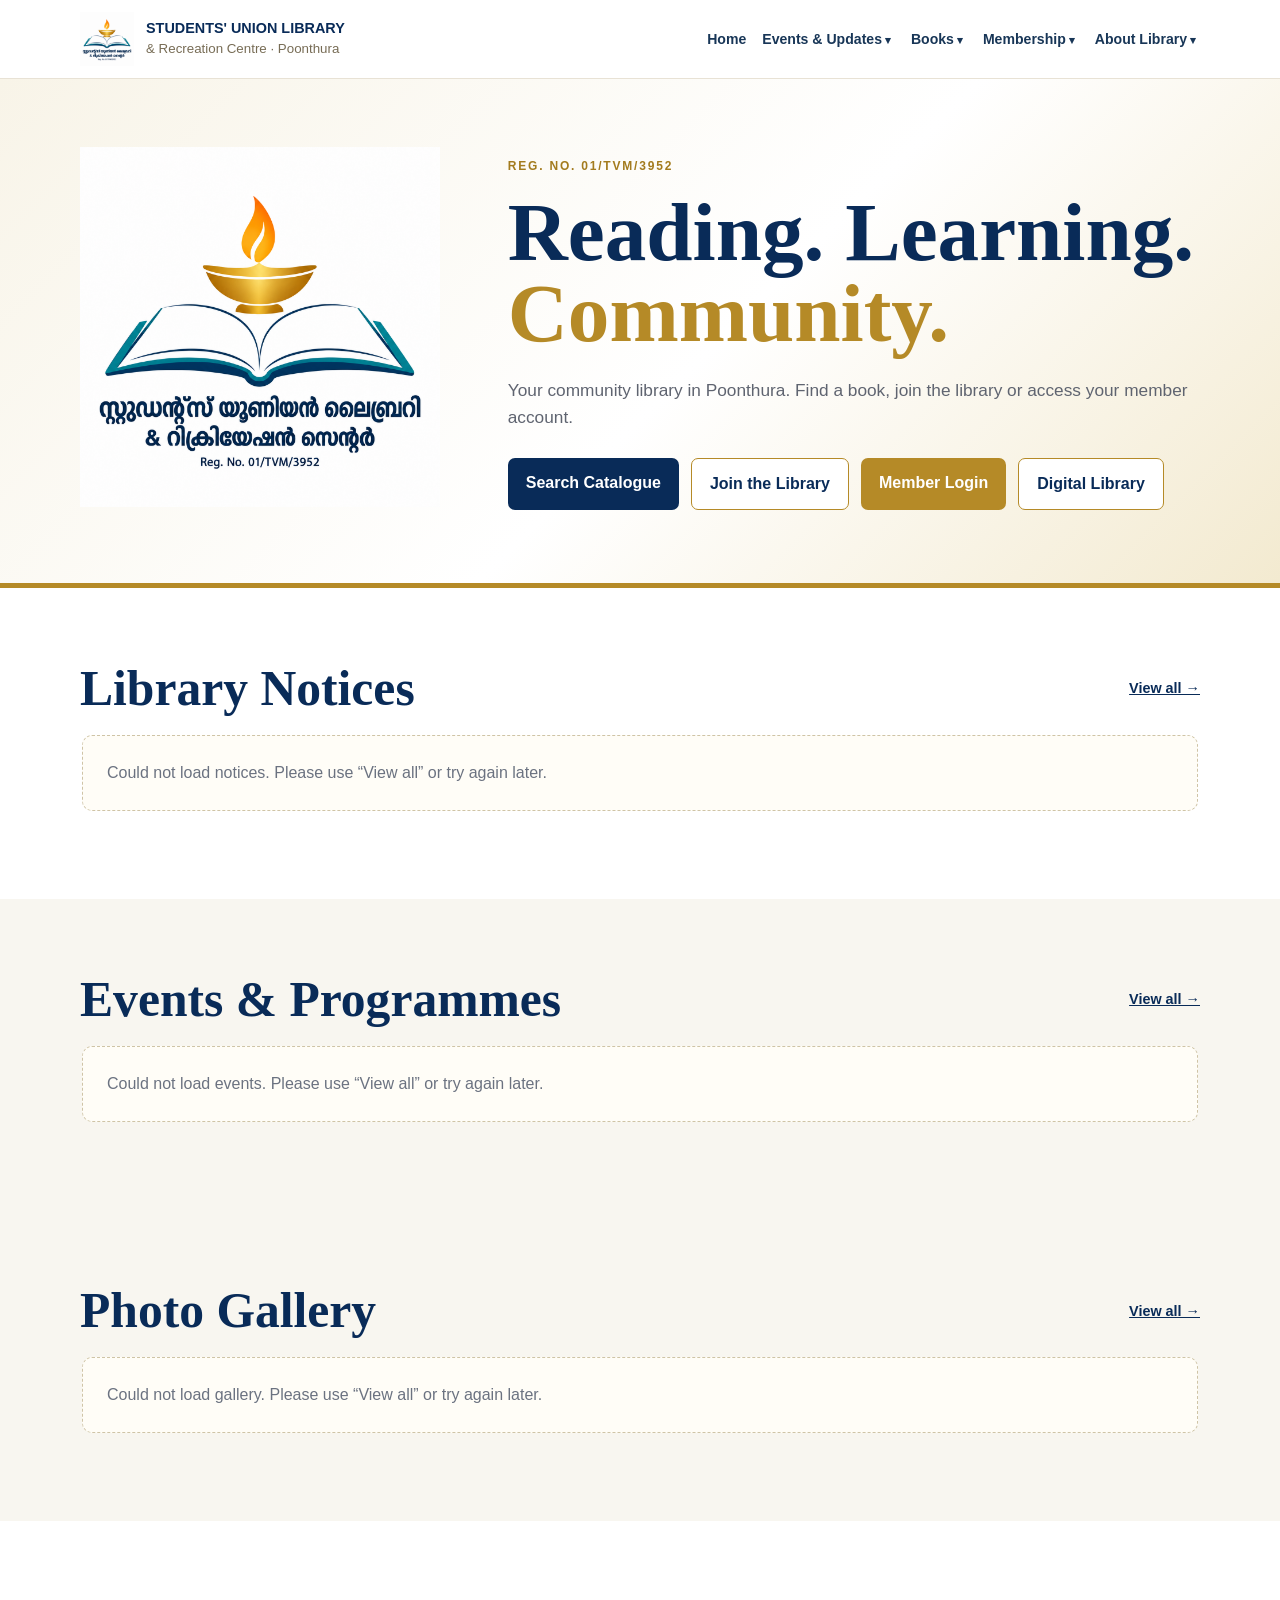
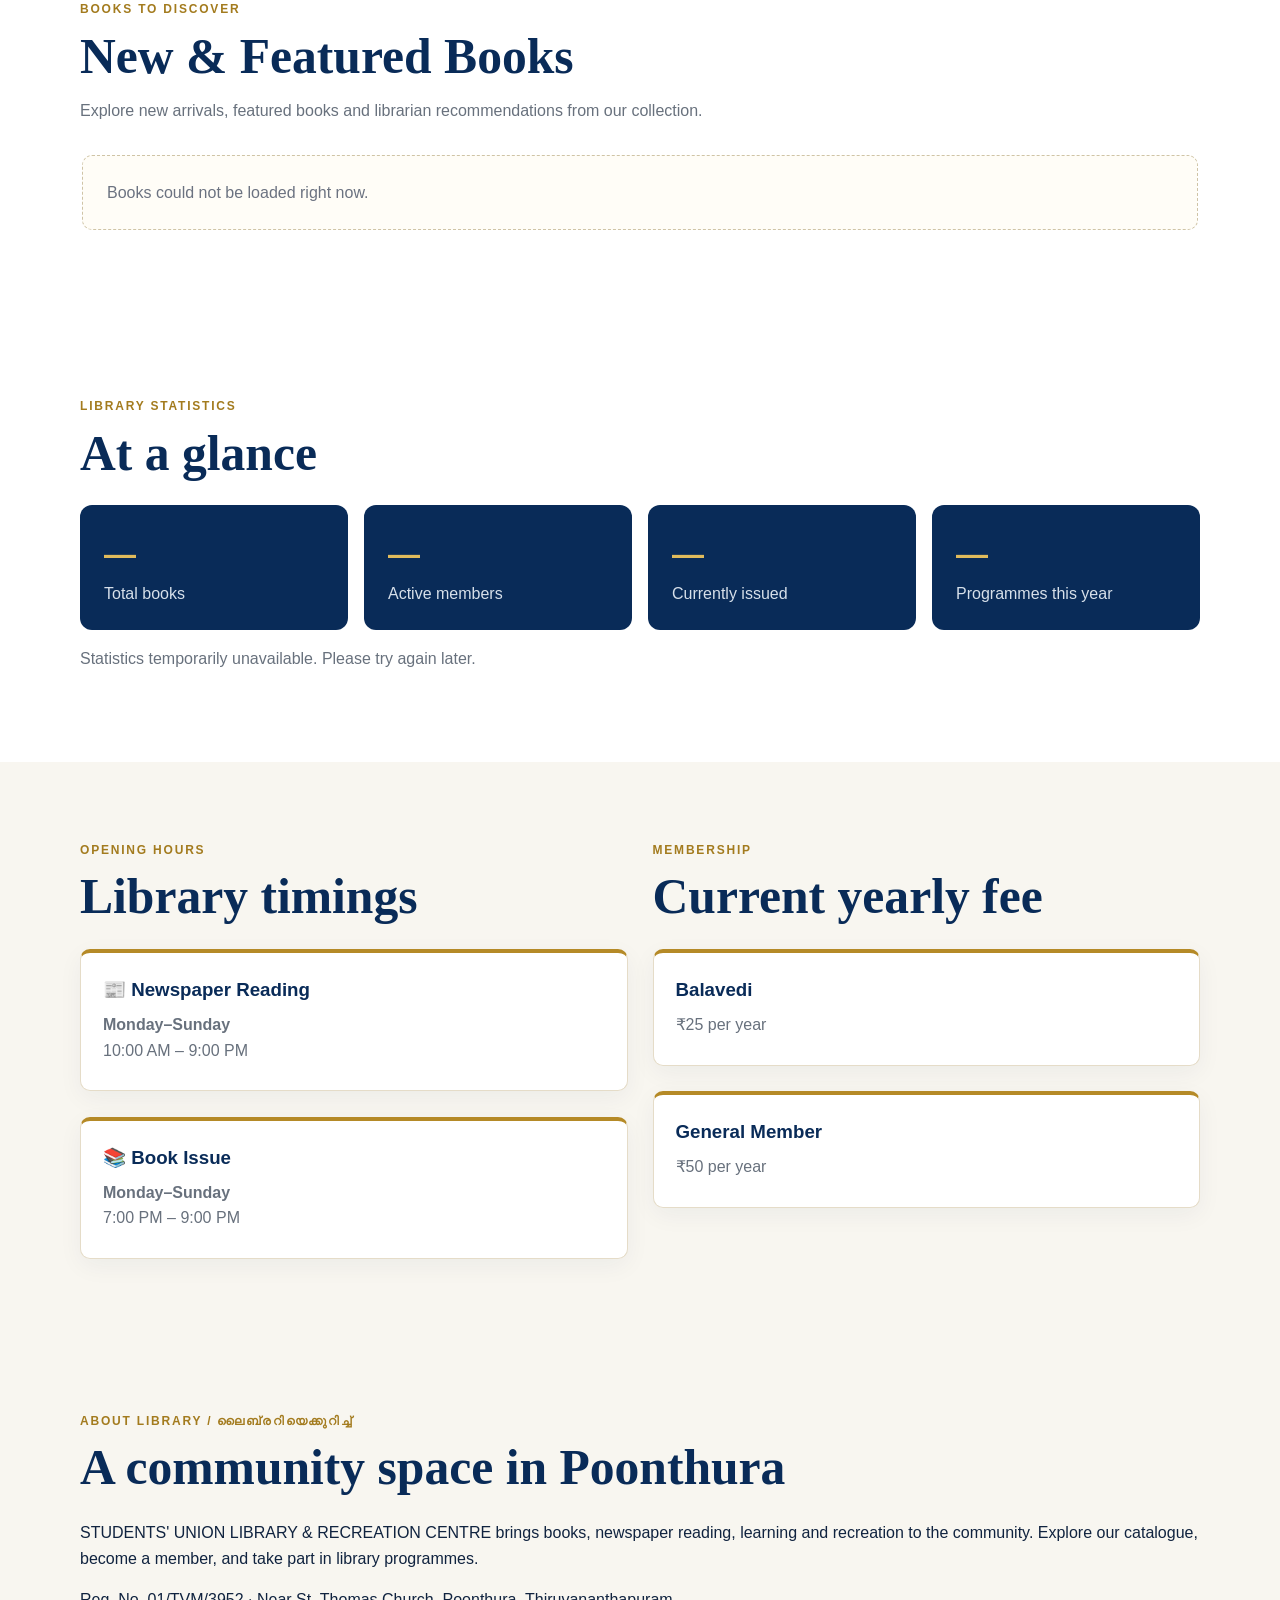
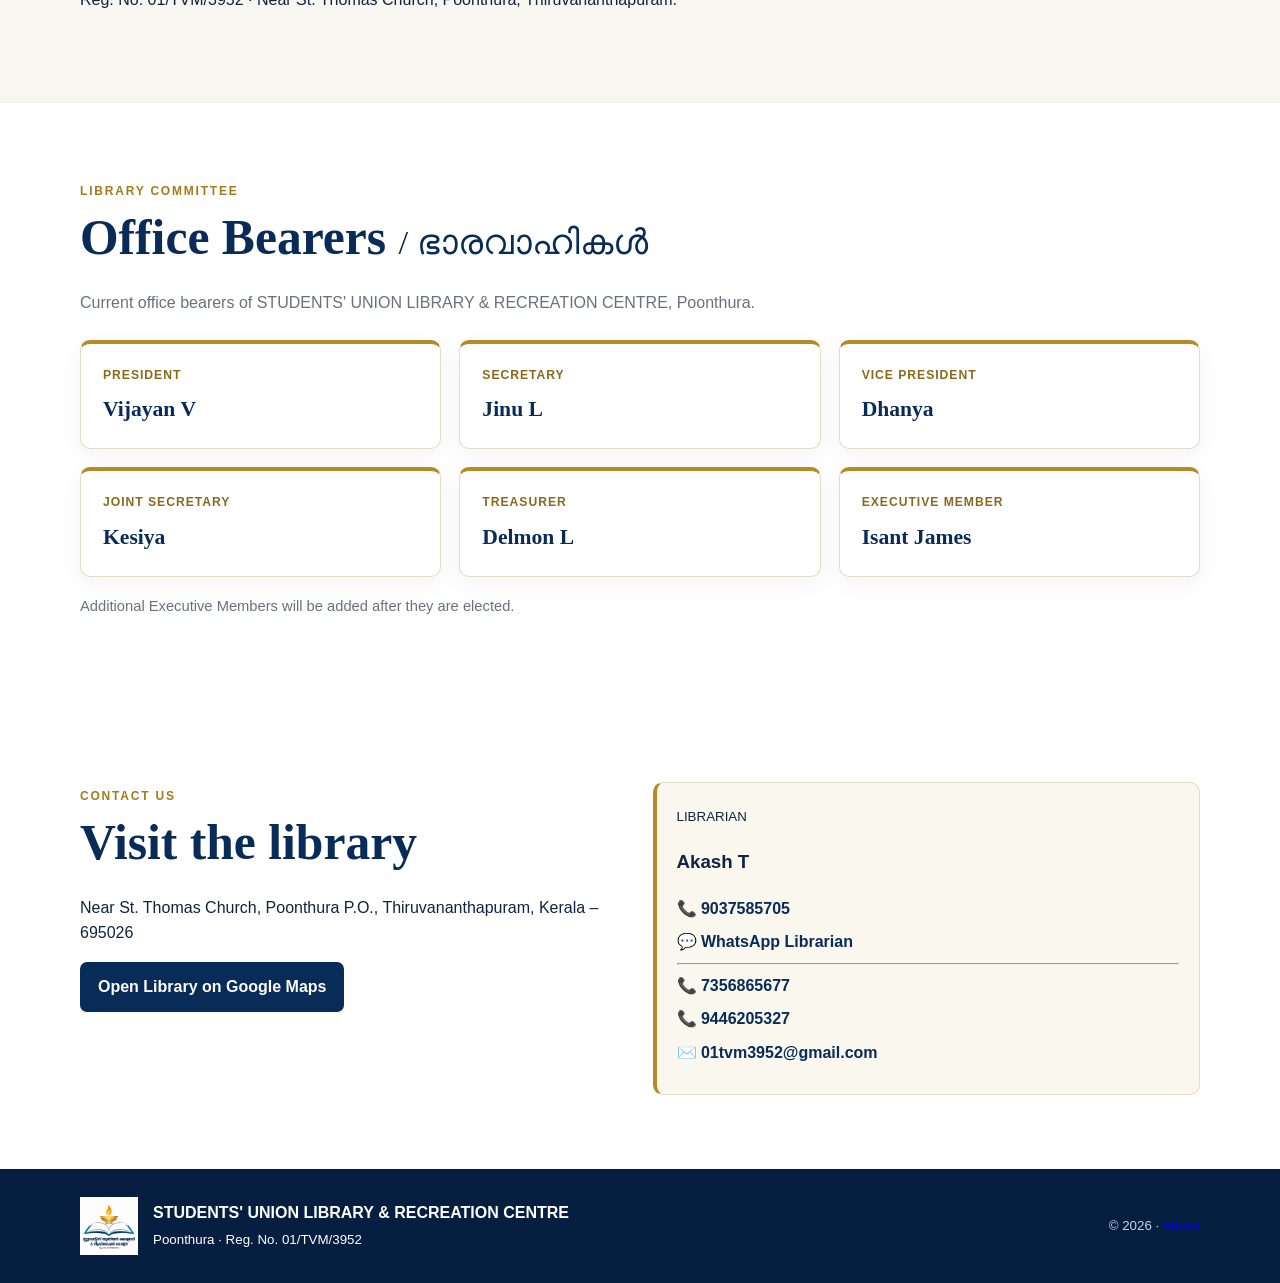
<file: index.html>
<!DOCTYPE html>

<html><head><meta charset="utf-8"/><meta content="width=device-width,initial-scale=1" name="viewport"/><title>STUDENTS' UNION LIBRARY &amp; RECREATION CENTRE</title><link href="styles.css?v=20261030-mobile3" rel="stylesheet"/></head><body class="home-page"><header class="top"><div class="wrap nav"><a class="identity" href="index.html"><img alt="Library logo" src="library-logo.png.png?v=20261009"/><div><b>STUDENTS' UNION LIBRARY</b><small>&amp; Recreation Centre · Poonthura</small></div></a><button aria-label="Menu" class="menu">☰</button><nav aria-label="Main navigation"><a href="index.html">Home</a>
<details class="nav-group"><summary>Events &amp; Updates</summary><div class="subnav"><a href="events.html">Events &amp; Programmes</a><a href="notices.html">Library Notices</a><a href="gallery.html">Photo Gallery</a></div></details>
<details class="nav-group"><summary>Books</summary><div class="subnav"><a href="catalogue.html">Book Catalogue</a><a href="index.html#website-books">New &amp; Featured Books</a><a href="digital-library.html">Digital Library</a></div></details>
<details class="nav-group"><summary>Membership</summary><div class="subnav"><a href="index.html#membership-fees">Information &amp; Fees</a><a href="new-member-form.html">Apply for Membership</a><a href="member-login.html">Member Login</a></div></details>
<details class="nav-group"><summary>About Library</summary><div class="subnav"><a href="index.html#library-about">Introduction / പരിചയം</a><a href="index.html#office-bearers">Office Bearers / ഭാരവാഹികൾ</a><a href="index.html#library-information">Opening Hours / സമയം</a><a href="index.html#contact">Contact / ബന്ധപ്പെടുക</a></div></details></nav></div></header><section class="hero"><div class="wrap hero-grid"><div class="hero-logo"><img alt="Official library emblem" src="library-logo.png.png?v=20261009"/></div><div><span class="tag">REG. NO. 01/TVM/3952</span><h1>Reading. Learning.<br/><em>Community.</em></h1><p>Your community library in Poonthura. Find a book, join the library or access your member account.</p><div class="actions"><a class="primary" href="catalogue.html">Search Catalogue</a><a class="outline" href="new-member-form.html">Join the Library</a><a class="gold-btn btn" href="member-login.html">Member Login</a><a class="outline" href="digital-library.html">Digital Library</a></div></div></div></section><section class="section" id="home-notices"><div class="wrap"><div class="rail-heading"><h2>Library Notices</h2><a href="notices.html">View all →</a></div><div class="content-rail" data-rail="Library Notices" id="home-notices-rail"><p class="empty-state" role="status">Loading…</p></div></div></section><section class="section soft" id="home-events"><div class="wrap"><div class="rail-heading"><h2>Events &amp; Programmes</h2><a href="events.html">View all →</a></div><div class="content-rail" data-rail="Events &amp; Programmes" id="home-events-rail"><p class="empty-state" role="status">Loading…</p></div></div></section><section class="section soft" id="home-gallery"><div class="wrap"><div class="rail-heading"><h2>Photo Gallery</h2><a href="gallery.html">View all →</a></div><div class="content-rail" data-rail="Photo Gallery" id="home-gallery-rail"><p class="empty-state" role="status">Loading…</p></div></div></section><section class="section" id="website-books">
<div class="wrap">
<span class="eyebrow">Books to discover</span>
<h2>New &amp; Featured Books</h2>
<p class="books-intro">Explore new arrivals, featured books and librarian recommendations from our collection.</p>
<div class="website-books-grid content-rail" data-rail="Books" id="website-books-grid">
<div class="empty-state">Loading books...</div>
</div>
</div>
</section><section class="section" id="library-statistics"><div class="wrap"><span class="eyebrow">Library statistics</span><h2>At a glance</h2><div class="stats"><div class="stat"><strong data-stat="total_books">—</strong><span>Total books</span></div><div class="stat"><strong data-stat="active_members">—</strong><span>Active members</span></div><div class="stat"><strong data-stat="currently_issued">—</strong><span>Currently issued</span></div><div class="stat"><strong data-stat="programmes_this_year">—</strong><span>Programmes this year</span></div></div><p aria-live="polite" id="statistics-status" style="color:#68717d">Loading library statistics…</p><noscript>Enable JavaScript to view current library statistics.</noscript></div></section><section class="section soft" id="library-information"><div class="wrap grid-2"><div><span class="eyebrow">Opening hours</span><h2>Library timings</h2><div class="card"><h3>📰 Newspaper Reading</h3><p><b>Monday–Sunday</b><br/>10:00 AM – 9:00 PM</p></div><br/><div class="card"><h3>📚 Book Issue</h3><p><b>Monday–Sunday</b><br/>7:00 PM – 9:00 PM</p></div></div><div id="membership-fees"><span class="eyebrow">Membership</span><h2>Current yearly fee</h2><div class="card"><h3>Balavedi</h3><p>₹25 per year</p></div><br/><div class="card"><h3>General Member</h3><p>₹50 per year</p></div></div></div></section><section class="section soft" id="library-about"><div class="wrap"><span class="eyebrow">About Library / ലൈബ്രറിയെക്കുറിച്ച്</span><h2>A community space in Poonthura</h2><p>STUDENTS' UNION LIBRARY &amp; RECREATION CENTRE brings books, newspaper reading, learning and recreation to the community. Explore our catalogue, become a member, and take part in library programmes.</p><p>Reg. No. 01/TVM/3952 · Near St. Thomas Church, Poonthura, Thiruvananthapuram.</p></div></section><section class="section" id="office-bearers">
<div class="wrap">
<span class="eyebrow">Library Committee</span>
<h2>Office Bearers <span class="ml-label">/ ഭാരവാഹികൾ</span></h2>
<p class="committee-intro">Current office bearers of STUDENTS' UNION LIBRARY &amp; RECREATION CENTRE, Poonthura.</p>
<div class="office-grid">
<div class="office-card"><span>President</span><h3>Vijayan V</h3></div>
<div class="office-card"><span>Secretary</span><h3>Jinu L</h3></div>
<div class="office-card"><span>Vice President</span><h3>Dhanya</h3></div>
<div class="office-card"><span>Joint Secretary</span><h3>Kesiya</h3></div>
<div class="office-card"><span>Treasurer</span><h3>Delmon L</h3></div>
<div class="office-card"><span>Executive Member</span><h3>Isant James</h3></div>
</div>
<p class="committee-note">Additional Executive Members will be added after they are elected.</p>
</div>
</section><section class="section" id="contact"><div class="wrap grid-2"><div><span class="eyebrow">Contact us</span><h2>Visit the library</h2><p>Near St. Thomas Church, Poonthura P.O., Thiruvananthapuram, Kerala – 695026</p><a class="primary" href="https://www.google.com/maps/search/?api=1&amp;query=Students+Union+Library+And+Recreation+Center+Poonthura+Thiruvananthapuram+Kerala+695026" target="_blank">Open Library on Google Maps</a></div><div class="contact-card"><small>LIBRARIAN</small><h3>Akash T</h3><a class="contact-line" href="tel:+919037585705">📞 9037585705</a><a class="contact-line" href="https://wa.me/919037585705" target="_blank">💬 WhatsApp Librarian</a><hr/><a class="contact-line" href="tel:+917356865677">📞 7356865677</a><a class="contact-line" href="tel:+919446205327">📞 9446205327</a><a class="contact-line" href="mailto:01tvm3952@gmail.com">✉️ 01tvm3952@gmail.com</a></div></div></section><footer><div class="wrap foot"><img alt="" src="library-logo.png.png?v=20261009"/><div><b>STUDENTS' UNION LIBRARY &amp; RECREATION CENTRE</b><br/><small>Poonthura · Reg. No. 01/TVM/3952</small></div><small>© <span data-year=""></span> · <a href="https://sularc1985.pythonanywhere.com/admin/website">Admin</a></small></div></footer><script src="site.js?v=20261030-mobile3"></script>
<script src="portal-config.js?v=20261013"></script>
<script src="website-settings.js"></script>
<script src="office-bearers.js"></script>
<script src="website-books.js"></script>
<script src="website-statistics.js?v=20261013"></script><script src="home-content-rails.js?v=20261030-mobile3"></script></body></html>
</file>
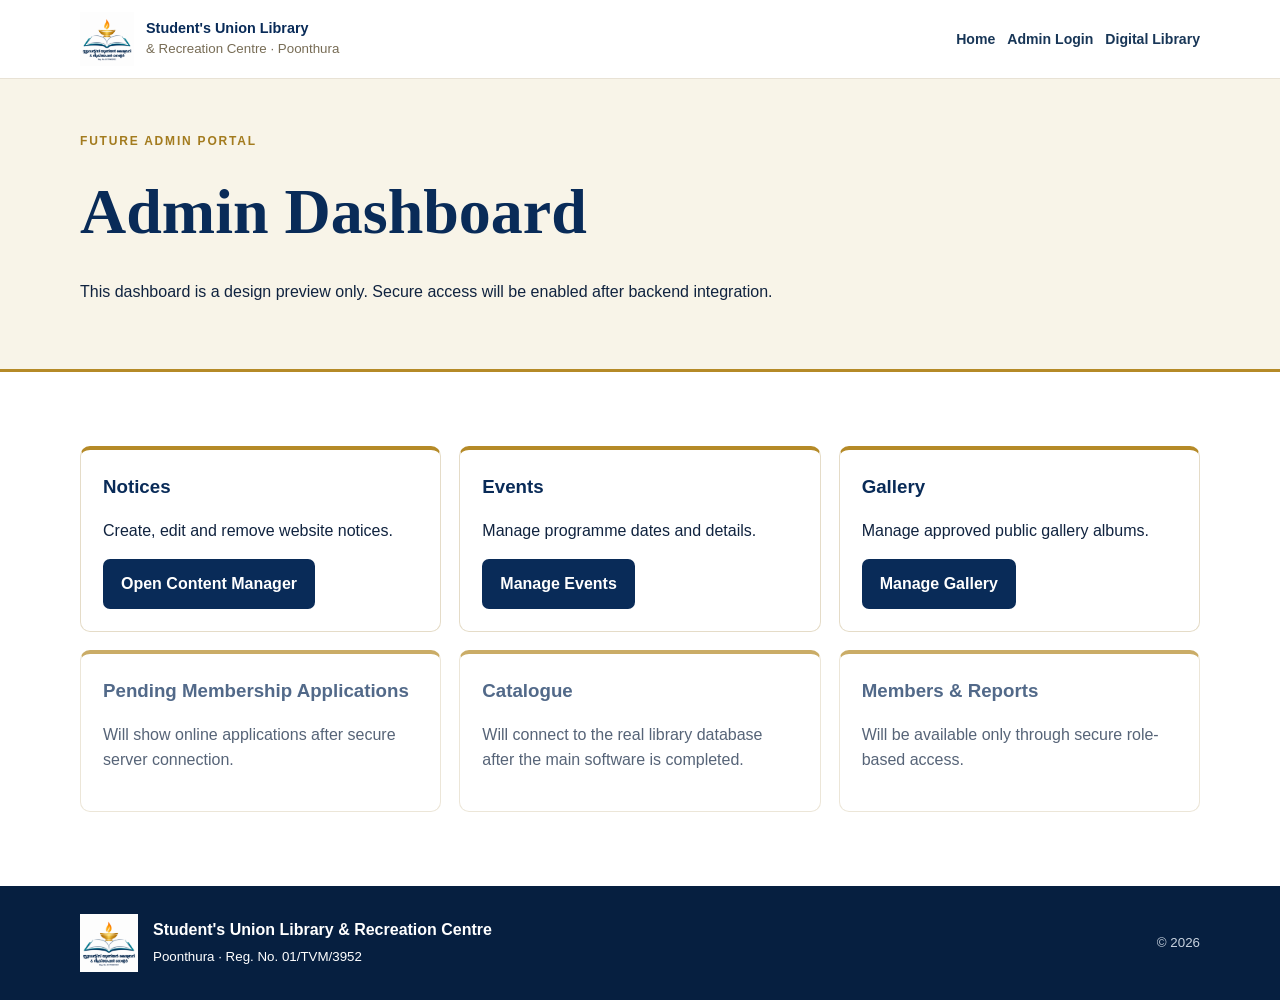
<file: admin-dashboard.html>
<!doctype html>
<html>
<head>
<meta charset="utf-8">
<meta name="viewport" content="width=device-width,initial-scale=1">
<title>Admin Dashboard | SULARC</title>
<link rel="stylesheet" href="styles.css?v=20261030-mobile3">
<style>
.admin-grid{display:grid;grid-template-columns:repeat(3,1fr);gap:18px}
.admin-card{background:#fff;border:1px solid #e5dcc8;border-top:4px solid #b58a27;border-radius:10px;padding:22px}
.admin-card h3{margin:0 0 6px;color:#092b58}
.locked{opacity:.7}
@media(max-width:800px){.admin-grid{grid-template-columns:1fr}}
</style>
</head>
<body>
<header class="top"><div class="wrap nav">
<a class="identity" href="index.html"><img src="library-logo.png" alt="Library logo"><div><b>Student's Union Library</b><small>& Recreation Centre · Poonthura</small></div></a>
<nav><a href="index.html">Home</a><a href="admin-login.html">Admin Login</a></nav>
</div></header>

<section class="page-hero"><div class="wrap">
<span class="eyebrow">Future admin portal</span>
<h1>Admin Dashboard</h1>
<p>This dashboard is a design preview only. Secure access will be enabled after backend integration.</p>
</div></section>

<section class="section"><div class="wrap">
<div class="admin-grid">
  <div class="admin-card"><h3>Notices</h3><p>Create, edit and remove website notices.</p><a class="primary" href="mobile-content-manager.html">Open Content Manager</a></div>
  <div class="admin-card"><h3>Events</h3><p>Manage programme dates and details.</p><a class="primary" href="mobile-content-manager.html">Manage Events</a></div>
  <div class="admin-card"><h3>Gallery</h3><p>Manage approved public gallery albums.</p><a class="primary" href="mobile-content-manager.html">Manage Gallery</a></div>
  <div class="admin-card locked"><h3>Pending Membership Applications</h3><p>Will show online applications after secure server connection.</p></div>
  <div class="admin-card locked"><h3>Catalogue</h3><p>Will connect to the real library database after the main software is completed.</p></div>
  <div class="admin-card locked"><h3>Members & Reports</h3><p>Will be available only through secure role-based access.</p></div>
</div>
</div></section>

<footer><div class="wrap foot"><img src="library-logo.png" alt=""><div><b>Student's Union Library & Recreation Centre</b><br><small>Poonthura · Reg. No. 01/TVM/3952</small></div><small>© <span data-year></span></small></div></footer>
<script src="site.js?v=20261030-mobile3"></script>
</body>
</html>
</file>
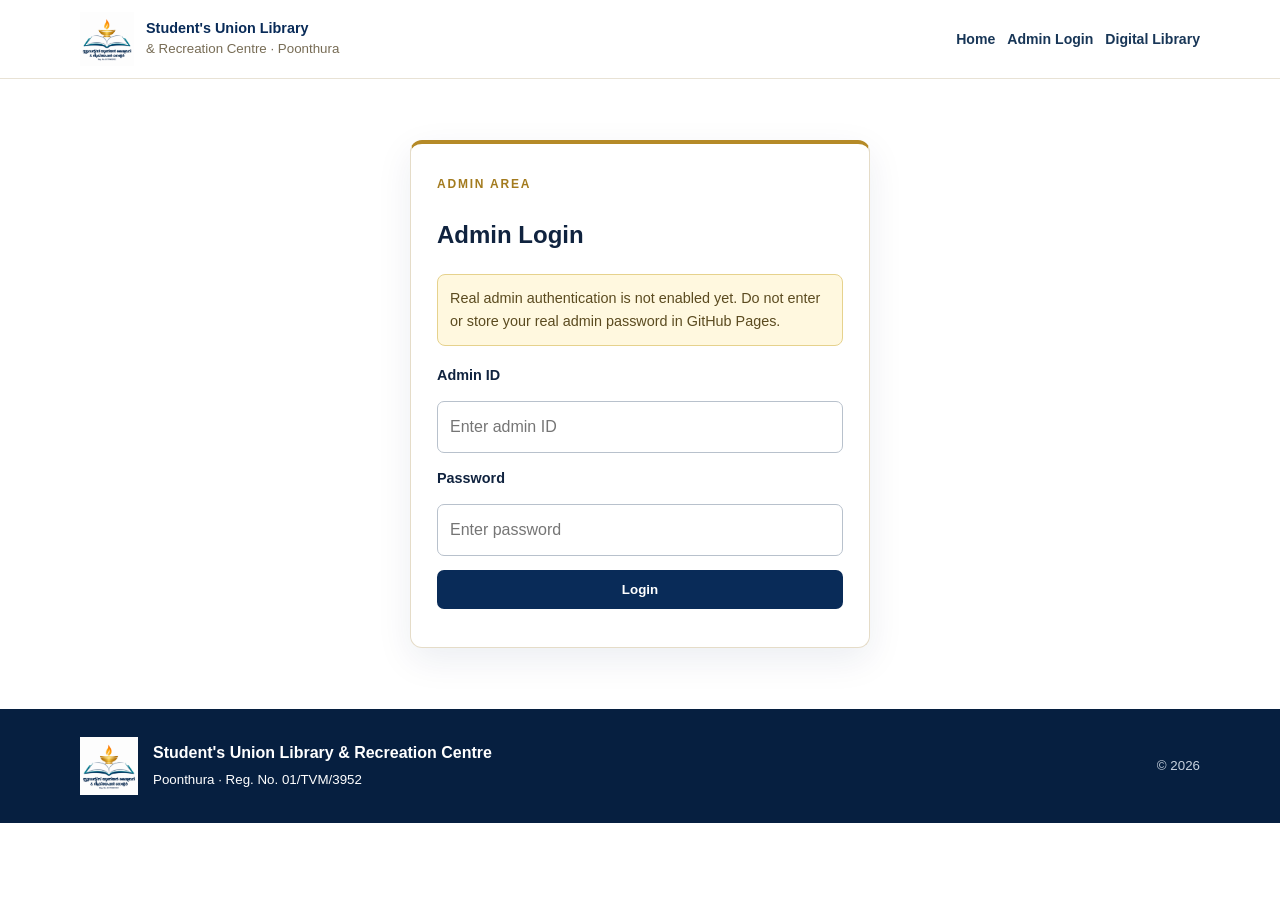
<file: admin-login.html>
<!doctype html>
<html>
<head>
<meta charset="utf-8">
<meta name="viewport" content="width=device-width,initial-scale=1">
<title>Admin Login | SULARC</title>
<link rel="stylesheet" href="styles.css?v=20261030-mobile3">
<style>
.login-shell{min-height:70vh;display:grid;place-items:center;padding:40px 0}
.login-card{width:min(460px,92%);background:#fff;border:1px solid #e5dcc8;border-top:4px solid #b58a27;border-radius:12px;padding:26px;box-shadow:0 12px 36px rgba(9,43,88,.08)}
.secure-note{background:#fff8df;border:1px solid #e6d28d;padding:12px;border-radius:8px;font-size:.9rem;color:#5b4b20}
.status{margin-top:12px;font-weight:700;color:#7a4f00}
</style>
</head>
<body>
<header class="top"><div class="wrap nav">
<a class="identity" href="index.html"><img src="library-logo.png" alt="Library logo"><div><b>Student's Union Library</b><small>& Recreation Centre · Poonthura</small></div></a>
<nav><a href="index.html">Home</a><a href="admin-login.html">Admin Login</a></nav>
</div></header>

<div class="login-shell">
  <div class="login-card">
    <span class="eyebrow">Admin area</span>
    <h2>Admin Login</h2>
    <div class="secure-note">
      Real admin authentication is not enabled yet. Do not enter or store your real admin password in GitHub Pages.
    </div>
    <form id="adminLoginForm" style="margin-top:18px">
      <label>Admin ID</label>
      <input id="adminId" autocomplete="username" placeholder="Enter admin ID">
      <label>Password</label>
      <input id="adminPassword" type="password" autocomplete="current-password" placeholder="Enter password">
      <button class="primary" type="submit">Login</button>
    </form>
    <div id="loginStatus" class="status"></div>
  </div>
</div>

<footer><div class="wrap foot"><img src="library-logo.png" alt=""><div><b>Student's Union Library & Recreation Centre</b><br><small>Poonthura · Reg. No. 01/TVM/3952</small></div><small>© <span data-year></span></small></div></footer>
<script src="site.js?v=20261030-mobile3"></script>
<script>
document.getElementById("adminLoginForm").addEventListener("submit", function(e){
  e.preventDefault();
  document.getElementById("loginStatus").textContent =
    "Secure admin login will be activated after the website is connected to a private backend.";
});
</script>
</body>
</html>
</file>
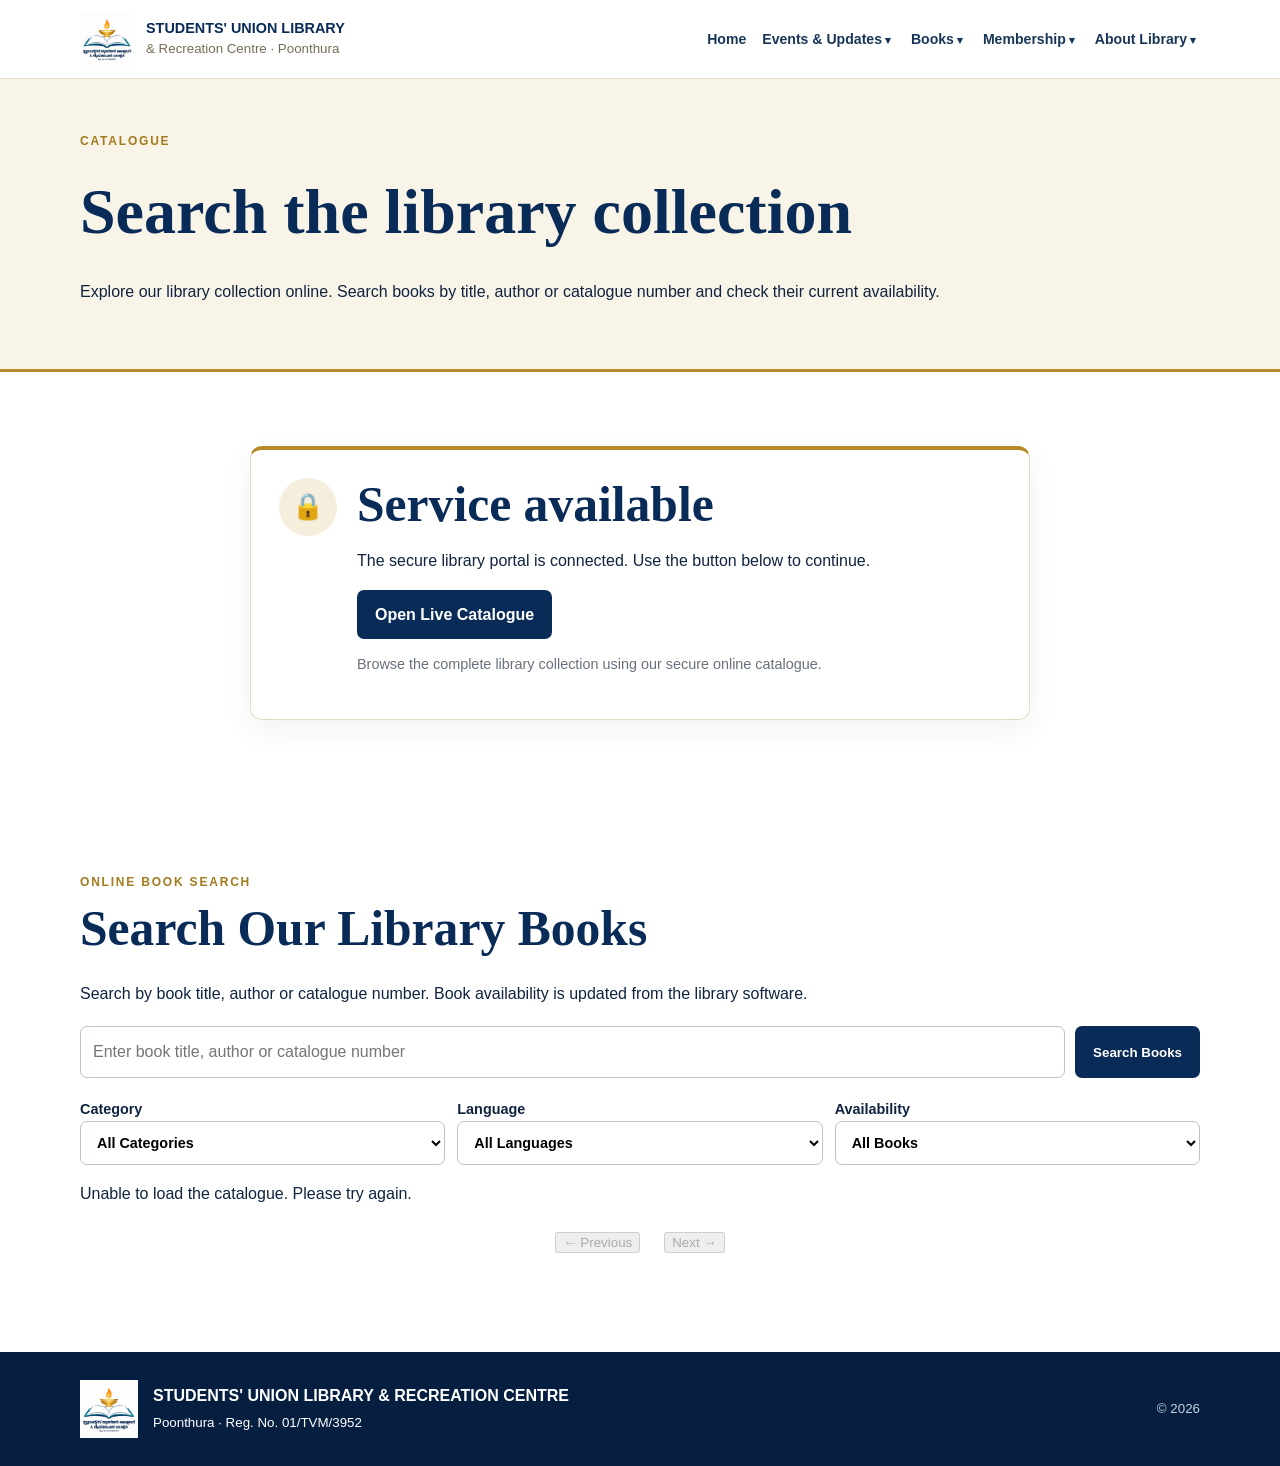
<file: catalogue.html>
<!DOCTYPE html>

<html>
<head>
<meta charset="utf-8"/>
<meta content="width=device-width,initial-scale=1" name="viewport"/>
<title>Online Catalogue | STUDENTS' UNION LIBRARY</title>
<link href="styles.css?v=20261030-mobile3" rel="stylesheet"/>
</head>
<body>
<header class="top"><div class="wrap nav">
<a class="identity" href="index.html"><img alt="Library logo" src="library-logo.png.png?v=20261009"/><div><b>STUDENTS' UNION LIBRARY</b><small>&amp; Recreation Centre · Poonthura</small></div></a>
<button aria-label="Menu" class="menu">☰</button>
<nav aria-label="Main navigation"><a href="index.html">Home</a>
<details class="nav-group"><summary>Events &amp; Updates</summary><div class="subnav"><a href="events.html">Events &amp; Programmes</a><a href="notices.html">Library Notices</a><a href="gallery.html">Photo Gallery</a></div></details>
<details class="nav-group"><summary>Books</summary><div class="subnav"><a href="catalogue.html">Book Catalogue</a><a href="index.html#website-books">New &amp; Featured Books</a><a href="digital-library.html">Digital Library</a></div></details>
<details class="nav-group"><summary>Membership</summary><div class="subnav"><a href="index.html#membership-fees">Information &amp; Fees</a><a href="new-member-form.html">Apply for Membership</a><a href="member-login.html">Member Login</a></div></details>
<details class="nav-group"><summary>About Library</summary><div class="subnav"><a href="index.html#library-about">Introduction / പരിചയം</a><a href="index.html#office-bearers">Office Bearers / ഭാരവാഹികൾ</a><a href="index.html#library-information">Opening Hours / സമയം</a><a href="index.html#contact">Contact / ബന്ധപ്പെടുക</a></div></details></nav>
</div></header>
<section class="page-hero"><div class="wrap">
<span class="eyebrow">Catalogue</span>
<h1>Search the library collection</h1>
<p>Explore our library collection online. Search books by title, author or catalogue number and check their current availability.</p></div></section>
<section class="section"><div class="wrap">
<div class="portal-connect-card">
<div class="portal-status-icon">🔒</div>
<div>
<h2 id="portalTitle">Secure online service</h2>
<p id="portalMessage">Continue to the secure library portal using the button below.</p>
<a class="primary" href="https://sularc1985.pythonanywhere.com/public-catalogue" id="portalButton">Open Live Catalogue</a>
<p class="portal-note">Browse the complete library collection using our secure online catalogue.</p>
</div>
</div>
</div></section>
<section class="section" id="live-catalogue">
<div class="wrap">
<span class="eyebrow">Online Book Search</span>
<h2>Search Our Library Books</h2>
<p>
      Search by book title, author or catalogue number.
      Book availability is updated from the library software.
    </p>
<div style="display:flex;gap:10px;flex-wrap:wrap;margin:20px 0">
<input aria-label="Search library books" id="bookSearch" placeholder="Enter book title, author or catalogue number" style="flex:1;min-width:220px;padding:12px" type="search"/>
<button class="primary" id="bookSearchButton" type="button">
        Search Books
      </button>
</div>
<div style="display:flex;gap:12px;flex-wrap:wrap;margin:15px 0">
<label style="flex:1;min-width:180px">
    Category
    <select id="bookCategory" style="display:block;width:100%;padding:12px">
<option value="">All Categories</option>
</select>
</label>
<label style="flex:1;min-width:150px">
    Language
    <select id="bookLanguage" style="display:block;width:100%;padding:12px">
<option value="">All Languages</option>
</select>
</label>
<label style="flex:1;min-width:150px">
    Availability
    <select id="bookAvailability" style="display:block;width:100%;padding:12px">
<option value="">All Books</option>
<option value="Available">Available</option>
<option value="Issued">Issued</option>
</select>
</label>
</div>
<p id="bookSearchStatus" role="status">
      Loading library catalogue...
    </p>
<div id="bookSearchResults"></div>
<div id="bookPagination" style="display:flex;gap:12px;align-items:center;justify-content:center;margin:25px 0">
<button disabled="" id="bookPrevious" type="button">
    ← Previous
  </button>
<span id="bookPageInfo"></span>
<button disabled="" id="bookNext" type="button">
    Next →
  </button>
</div>
</div>
</section>
<footer><div class="wrap foot"><img alt="" src="library-logo.png.png?v=20261009"/><div><b>STUDENTS' UNION LIBRARY &amp; RECREATION CENTRE</b><br/><small>Poonthura · Reg. No. 01/TVM/3952</small></div><small>© <span data-year=""></span></small></div></footer>
<script src="site.js?v=20261030-mobile3"></script>
<script src="portal-config.js?v=20261013"></script>
<script src="catalogue-live.js"></script>
<script>
(function () {
  "use strict";

  const input = document.getElementById("bookSearch");
  const category = document.getElementById("bookCategory");
const language = document.getElementById("bookLanguage");
const availability = document.getElementById("bookAvailability");
  
  const button = document.getElementById("bookSearchButton");
  const status = document.getElementById("bookSearchStatus");
  const results = document.getElementById("bookSearchResults");
const previousButton = document.getElementById("bookPrevious");
const nextButton = document.getElementById("bookNext");
const pageInfo = document.getElementById("bookPageInfo");

let currentPage = 1;
let totalPages = 1;
  if (!input || !button || !status || !results) return;

  async function showBooks() {
    const query = input.value.trim();

    status.textContent = "Searching library books...";
    results.replaceChildren();
    button.disabled = true;

    try {
      const data = await window.SULARC_SEARCH_BOOKS(
  query,
  category.value,
  language.value,
  availability.value,
  currentPage
);

const books = data.books;
totalPages = data.total_pages;

pageInfo.textContent =
  "Page " + data.page + " of " + totalPages;

previousButton.disabled = currentPage <= 1;
nextButton.disabled = currentPage >= totalPages;
     status.textContent = data.total
  ? "Showing " + books.length + " of " + data.total + " books. Page " + data.page + " of " + data.total_pages + "."
  : "No matching books found.";

      const table = document.createElement("table");
      table.style.width = "100%";

      const headings = [
        "Catalogue No.",
        "Book Title",
        "Author",
        "Category",
        "Language",
        "Availability"
      ];

      const header = document.createElement("tr");

      headings.forEach(function (heading) {
        const th = document.createElement("th");
        th.textContent = heading;
        header.appendChild(th);
      });

      table.appendChild(header);

      books.forEach(function (book) {
        const row = document.createElement("tr");

        [
          book.catalogue_no,
          book.title,
          book.author,
          book.category,
          book.language,
          book.availability
        ].forEach(function (value) {
          const td = document.createElement("td");
          td.textContent = value || "—";
          td.style.padding = "10px";
          row.appendChild(td);
        });

        table.appendChild(row);
      });

      results.appendChild(table);

    } catch (error) {
      status.textContent =
        "Unable to load the catalogue. Please try again.";
      console.warn("Catalogue error:", error.message);

    } finally {
      button.disabled = false;
    }
  }
previousButton.addEventListener("click", function () {
  if (currentPage > 1) {
    currentPage--;
    showBooks();
  }
});

nextButton.addEventListener("click", function () {
  if (currentPage < totalPages) {
    currentPage++;
    showBooks();
  }
});
   button.addEventListener("click", function () {
  currentPage = 1;
  showBooks();
});

  [category, language, availability].forEach(function (filter) {
  filter.addEventListener("change", function () {
    currentPage = 1;
    showBooks();
  });
});

  input.addEventListener("keydown", function (event) {
  if (event.key === "Enter") {
    currentPage = 1;
    showBooks();
  }
});
  async function loadCatalogueFilters() {
    try {
      const response = await fetch(
        "https://sularc1985.pythonanywhere.com/api/public/catalogue-filters"
      );

      if (!response.ok) throw new Error("Unable to load filters");

      const data = await response.json();

      (data.categories || []).forEach(function (name) {
        const option = document.createElement("option");
        option.value = name;
        option.textContent = name;
        category.appendChild(option);
      });

      (data.languages || []).forEach(function (name) {
        const option = document.createElement("option");
        option.value = name;
        option.textContent = name;
        language.appendChild(option);
      });

    } catch (error) {
      console.warn("Catalogue filters:", error.message);
    }
  }

  loadCatalogueFilters();
  showBooks();
})();
</script>
<script>
(function(){
  const url = window.SULARC_PORTAL_URL && window.SULARC_PORTAL_URL("catalogue");
  const btn = document.getElementById("portalButton");
  const msg = document.getElementById("portalMessage");
  const title = document.getElementById("portalTitle");
  if(url){
    btn.href = url;
    btn.classList.remove("portal-disabled");
    btn.removeAttribute("aria-disabled");
    btn.target = "_blank"; btn.rel = "noopener";
    title.textContent = "Service available";
    msg.textContent = "The secure library portal is connected. Use the button below to continue.";
    } else {
    btn.addEventListener("click", function(e) {
      e.preventDefault();
    });
  }
})();
</script>
<script src="website-settings.js"></script></body>
</html>
</file>
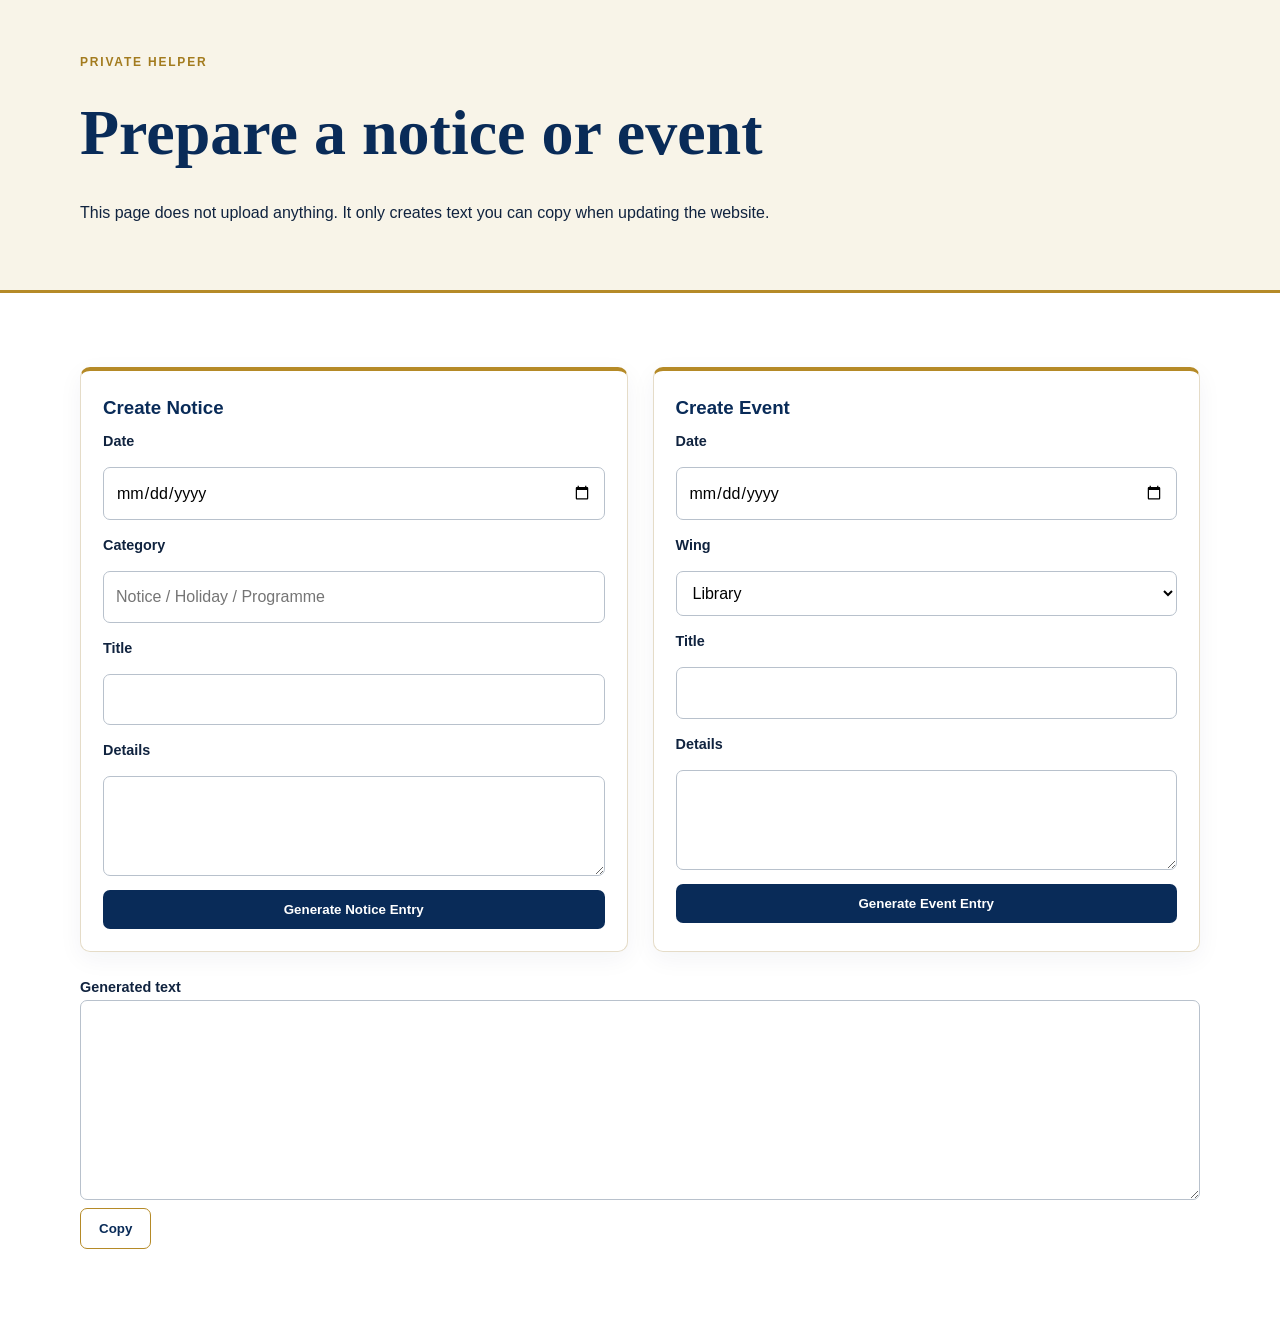
<file: content-helper.html>
<!doctype html>
<html>
<head>
<meta charset="utf-8"><meta name="viewport" content="width=device-width,initial-scale=1">
<title>Content Helper | SULARC</title>
<link rel="stylesheet" href="styles.css?v=20261030-mobile3">
</head>
<body>
<section class="page-hero"><div class="wrap">
<span class="eyebrow">Private helper</span><h1>Prepare a notice or event</h1>
<p>This page does not upload anything. It only creates text you can copy when updating the website.</p>
</div></section>
<section class="section"><div class="wrap grid-2">
<div class="card"><h3>Create Notice</h3>
<form id="noticeForm">
<label>Date</label><input id="ndate" type="date">
<label>Category</label><input id="ncat" placeholder="Notice / Holiday / Programme">
<label>Title</label><input id="ntitle">
<label>Details</label><textarea id="nbody"></textarea>
<button class="primary" type="submit">Generate Notice Entry</button>
</form></div>
<div class="card"><h3>Create Event</h3>
<form id="eventForm">
<label>Date</label><input id="edate" type="date">
<label>Wing</label><select id="ewing"><option>Library</option><option>Balavedi</option><option>Vanitha Vedi</option><option>Senior Citizens' Wing</option></select>
<label>Title</label><input id="etitle">
<label>Details</label><textarea id="edetails"></textarea>
<button class="primary" type="submit">Generate Event Entry</button>
</form></div>
</div>
<div class="wrap" style="margin-top:22px"><label>Generated text</label><textarea id="output" style="min-height:200px" readonly></textarea><button class="outline" type="button" onclick="navigator.clipboard&&navigator.clipboard.writeText(document.getElementById('output').value)">Copy</button></div>
</section>
<script>
const esc=s=>JSON.stringify(s||'');
document.getElementById('noticeForm').onsubmit=e=>{
 e.preventDefault();
 output.value=`{date:${esc(ndate.value)},category:${esc(ncat.value)},title:${esc(ntitle.value)},title_ml:"",body:${esc(nbody.value)},body_ml:""}`;
};
document.getElementById('eventForm').onsubmit=e=>{
 e.preventDefault();
 output.value=`{date:${esc(edate.value)},wing:${esc(ewing.value)},title:${esc(etitle.value)},title_ml:"",details:${esc(edetails.value)},details_ml:"",status:"planned"}`;
};
</script>
</body></html>
</file>
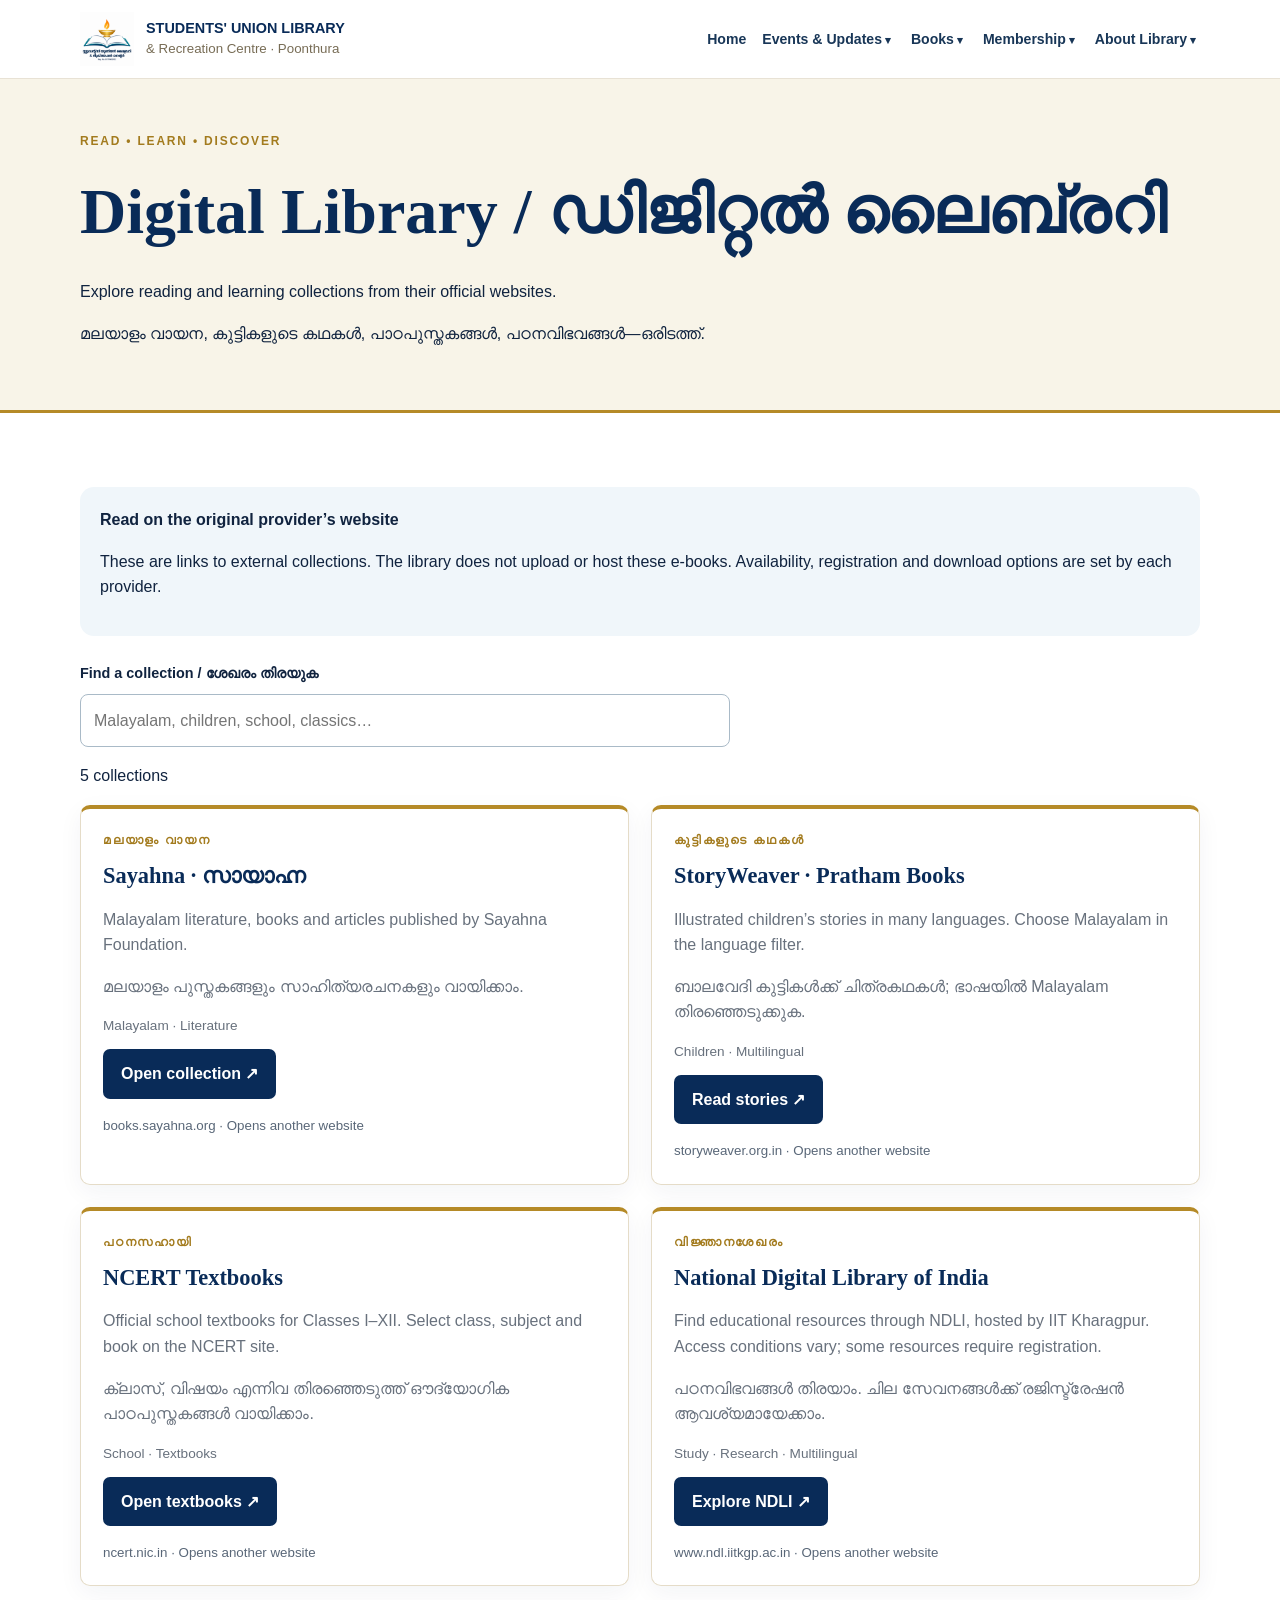
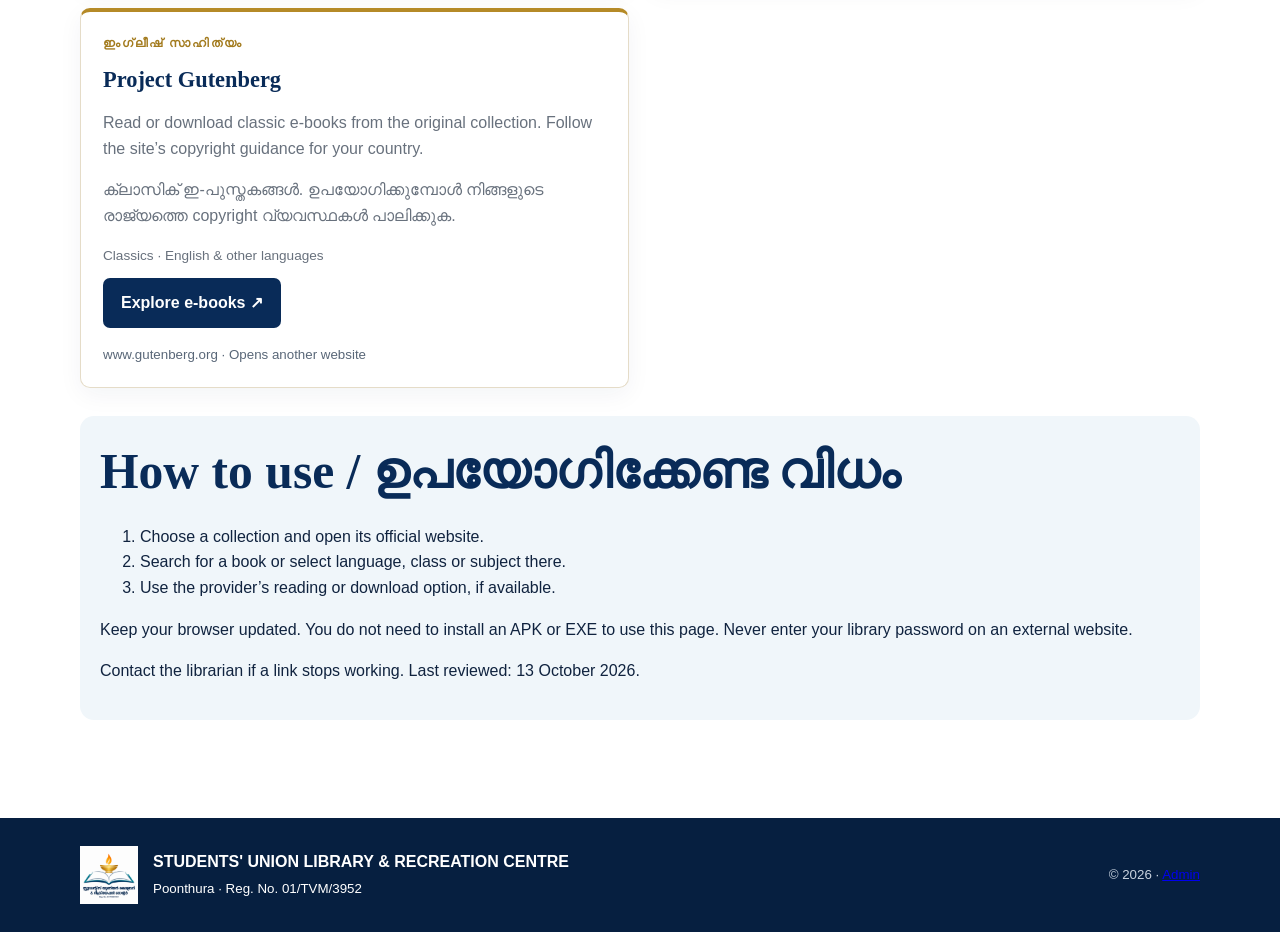
<file: digital-library.html>
<!DOCTYPE html>
<html lang="en"><head><meta charset="utf-8"/><meta content="width=device-width,initial-scale=1" name="viewport"/><title>Digital Library | STUDENTS' UNION LIBRARY</title><link href="styles.css?v=20261030-mobile3" rel="stylesheet"/><style>.digital-grid{display:grid;grid-template-columns:repeat(2,minmax(0,1fr));gap:22px}.digital-resource{display:flex;flex-direction:column;align-items:flex-start;gap:8px}.digital-resource h2{font-size:1.4rem;margin:6px 0}.digital-resource p{margin:4px 0}.resource-tags{font-size:.85rem;color:#596778}.resource-domain{display:block;overflow-wrap:anywhere;margin-top:8px;color:#596778}.digital-intro{padding:20px;background:#f0f6fa;border-radius:14px;margin:0 0 24px}.digital-intro:last-child{margin-top:28px}#digital-search{display:block;width:100%;max-width:650px;padding:13px;border:1px solid #a9bac7;border-radius:8px;margin-top:8px}.digital-resource[hidden]{display:none}@media(max-width:650px){.digital-grid{grid-template-columns:1fr}}</style></head><body><header class="top"><div class="wrap nav"><a class="identity" href="index.html"><img alt="Library logo" src="library-logo.png.png?v=20261009"/><div><b>STUDENTS' UNION LIBRARY</b><small>&amp; Recreation Centre · Poonthura</small></div></a><button aria-label="Menu" class="menu">☰</button><nav aria-label="Main navigation"><a href="index.html">Home</a>
<details class="nav-group"><summary>Events &amp; Updates</summary><div class="subnav"><a href="events.html">Events &amp; Programmes</a><a href="notices.html">Library Notices</a><a href="gallery.html">Photo Gallery</a></div></details>
<details class="nav-group"><summary>Books</summary><div class="subnav"><a href="catalogue.html">Book Catalogue</a><a href="index.html#website-books">New &amp; Featured Books</a><a href="digital-library.html">Digital Library</a></div></details>
<details class="nav-group"><summary>Membership</summary><div class="subnav"><a href="index.html#membership-fees">Information &amp; Fees</a><a href="new-member-form.html">Apply for Membership</a><a href="member-login.html">Member Login</a></div></details>
<details class="nav-group"><summary>About Library</summary><div class="subnav"><a href="index.html#library-about">Introduction / പരിചയം</a><a href="index.html#office-bearers">Office Bearers / ഭാരവാഹികൾ</a><a href="index.html#library-information">Opening Hours / സമയം</a><a href="index.html#contact">Contact / ബന്ധപ്പെടുക</a></div></details></nav></div></header><section class="page-hero"><div class="wrap"><span class="eyebrow">Read • Learn • Discover</span><h1>Digital Library <span lang="ml">/ ഡിജിറ്റൽ ലൈബ്രറി</span></h1><p>Explore reading and learning collections from their official websites.</p><p lang="ml">മലയാളം വായന, കുട്ടികളുടെ കഥകൾ, പാഠപുസ്തകങ്ങൾ, പഠനവിഭവങ്ങൾ—ഒരിടത്ത്.</p></div></section><main class="section"><div class="wrap"><div class="digital-intro"><strong>Read on the original provider’s website</strong><p>These are links to external collections. The library does not upload or host these e-books. Availability, registration and download options are set by each provider.</p></div><label for="digital-search">Find a collection / ശേഖരം തിരയുക</label><input id="digital-search" placeholder="Malayalam, children, school, classics…" type="search"/><p aria-live="polite" id="digital-count">5 collections</p><div class="digital-grid"><article class="card digital-resource" data-search="sayahna · സായാഹ്നmalayalam literature, books and articles published by sayahna foundation.മലയാളം പുസ്തകങ്ങളും സാഹിത്യരചനകളും വായിക്കാം.malayalam · literature"><span class="eyebrow">മലയാളം വായന</span><h2>Sayahna · സായാഹ്ന</h2><p>Malayalam literature, books and articles published by Sayahna Foundation.</p><p lang="ml">മലയാളം പുസ്തകങ്ങളും സാഹിത്യരചനകളും വായിക്കാം.</p><p class="resource-tags">Malayalam · Literature</p><a class="primary" href="https://books.sayahna.org/" rel="noopener noreferrer" target="_blank">Open collection ↗</a><small class="resource-domain">books.sayahna.org · Opens another website</small></article><article class="card digital-resource" data-search="storyweaver · pratham booksillustrated children’s stories in many languages. choose malayalam in the language filter.ബാലവേദി കുട്ടികൾക്ക് ചിത്രകഥകൾ; ഭാഷയിൽ malayalam തിരഞ്ഞെടുക്കുക.children · multilingual"><span class="eyebrow">കുട്ടികളുടെ കഥകൾ</span><h2>StoryWeaver · Pratham Books</h2><p>Illustrated children’s stories in many languages. Choose Malayalam in the language filter.</p><p lang="ml">ബാലവേദി കുട്ടികൾക്ക് ചിത്രകഥകൾ; ഭാഷയിൽ Malayalam തിരഞ്ഞെടുക്കുക.</p><p class="resource-tags">Children · Multilingual</p><a class="primary" href="https://storyweaver.org.in/en/stories" rel="noopener noreferrer" target="_blank">Read stories ↗</a><small class="resource-domain">storyweaver.org.in · Opens another website</small></article><article class="card digital-resource" data-search="ncert textbooksofficial school textbooks for classes i–xii. select class, subject and book on the ncert site.ക്ലാസ്, വിഷയം എന്നിവ തിരഞ്ഞെടുത്ത് ഔദ്യോഗിക പാഠപുസ്തകങ്ങൾ വായിക്കാം.school · textbooks"><span class="eyebrow">പഠനസഹായി</span><h2>NCERT Textbooks</h2><p>Official school textbooks for Classes I–XII. Select class, subject and book on the NCERT site.</p><p lang="ml">ക്ലാസ്, വിഷയം എന്നിവ തിരഞ്ഞെടുത്ത് ഔദ്യോഗിക പാഠപുസ്തകങ്ങൾ വായിക്കാം.</p><p class="resource-tags">School · Textbooks</p><a class="primary" href="https://ncert.nic.in/textbook.php" rel="noopener noreferrer" target="_blank">Open textbooks ↗</a><small class="resource-domain">ncert.nic.in · Opens another website</small></article><article class="card digital-resource" data-search="national digital library of indiafind educational resources through ndli, hosted by iit kharagpur. access conditions vary; some resources require registration.പഠനവിഭവങ്ങൾ തിരയാം. ചില സേവനങ്ങൾക്ക് രജിസ്ട്രേഷൻ ആവശ്യമായേക്കാം.study · research · multilingual"><span class="eyebrow">വിജ്ഞാനശേഖരം</span><h2>National Digital Library of India</h2><p>Find educational resources through NDLI, hosted by IIT Kharagpur. Access conditions vary; some resources require registration.</p><p lang="ml">പഠനവിഭവങ്ങൾ തിരയാം. ചില സേവനങ്ങൾക്ക് രജിസ്ട്രേഷൻ ആവശ്യമായേക്കാം.</p><p class="resource-tags">Study · Research · Multilingual</p><a class="primary" href="https://www.ndl.iitkgp.ac.in/" rel="noopener noreferrer" target="_blank">Explore NDLI ↗</a><small class="resource-domain">www.ndl.iitkgp.ac.in · Opens another website</small></article><article class="card digital-resource" data-search="project gutenbergread or download classic e-books from the original collection. follow the site’s copyright guidance for your country.ക്ലാസിക് ഇ-പുസ്തകങ്ങൾ. ഉപയോഗിക്കുമ്പോൾ നിങ്ങളുടെ രാജ്യത്തെ copyright വ്യവസ്ഥകൾ പാലിക്കുക.classics · english &amp; other languages"><span class="eyebrow">ഇംഗ്ലീഷ് സാഹിത്യം</span><h2>Project Gutenberg</h2><p>Read or download classic e-books from the original collection. Follow the site’s copyright guidance for your country.</p><p lang="ml">ക്ലാസിക് ഇ-പുസ്തകങ്ങൾ. ഉപയോഗിക്കുമ്പോൾ നിങ്ങളുടെ രാജ്യത്തെ copyright വ്യവസ്ഥകൾ പാലിക്കുക.</p><p class="resource-tags">Classics · English &amp; other languages</p><a class="primary" href="https://www.gutenberg.org/" rel="noopener noreferrer" target="_blank">Explore e-books ↗</a><small class="resource-domain">www.gutenberg.org · Opens another website</small></article></div><p hidden="" id="digital-empty">No matching collections. Try another word.</p><aside class="digital-intro"><h2>How to use / ഉപയോഗിക്കേണ്ട വിധം</h2><ol><li>Choose a collection and open its official website.</li><li>Search for a book or select language, class or subject there.</li><li>Use the provider’s reading or download option, if available.</li></ol><p>Keep your browser updated. You do not need to install an APK or EXE to use this page. Never enter your library password on an external website.</p><p>Contact the librarian if a link stops working. Last reviewed: 13 October 2026.</p></aside></div></main><footer><div class="wrap foot"><img alt="" src="library-logo.png.png?v=20261009"/><div><b>STUDENTS' UNION LIBRARY &amp; RECREATION CENTRE</b><br/><small>Poonthura · Reg. No. 01/TVM/3952</small></div><small>© <span data-year=""></span> · <a href="https://sularc1985.pythonanywhere.com/admin/website">Admin</a></small></div></footer><script src="site.js?v=20261030-mobile3"></script><script src="website-settings.js"></script><script>(()=>{const input=document.getElementById('digital-search');const cards=[...document.querySelectorAll('.digital-resource')];input.addEventListener('input',()=>{const q=input.value.trim().toLocaleLowerCase();let n=0;cards.forEach(c=>{c.hidden=!c.dataset.search.includes(q);if(!c.hidden)n++});document.getElementById('digital-count').textContent=n+' collections';document.getElementById('digital-empty').hidden=n!==0})})();</script></body></html>
</file>
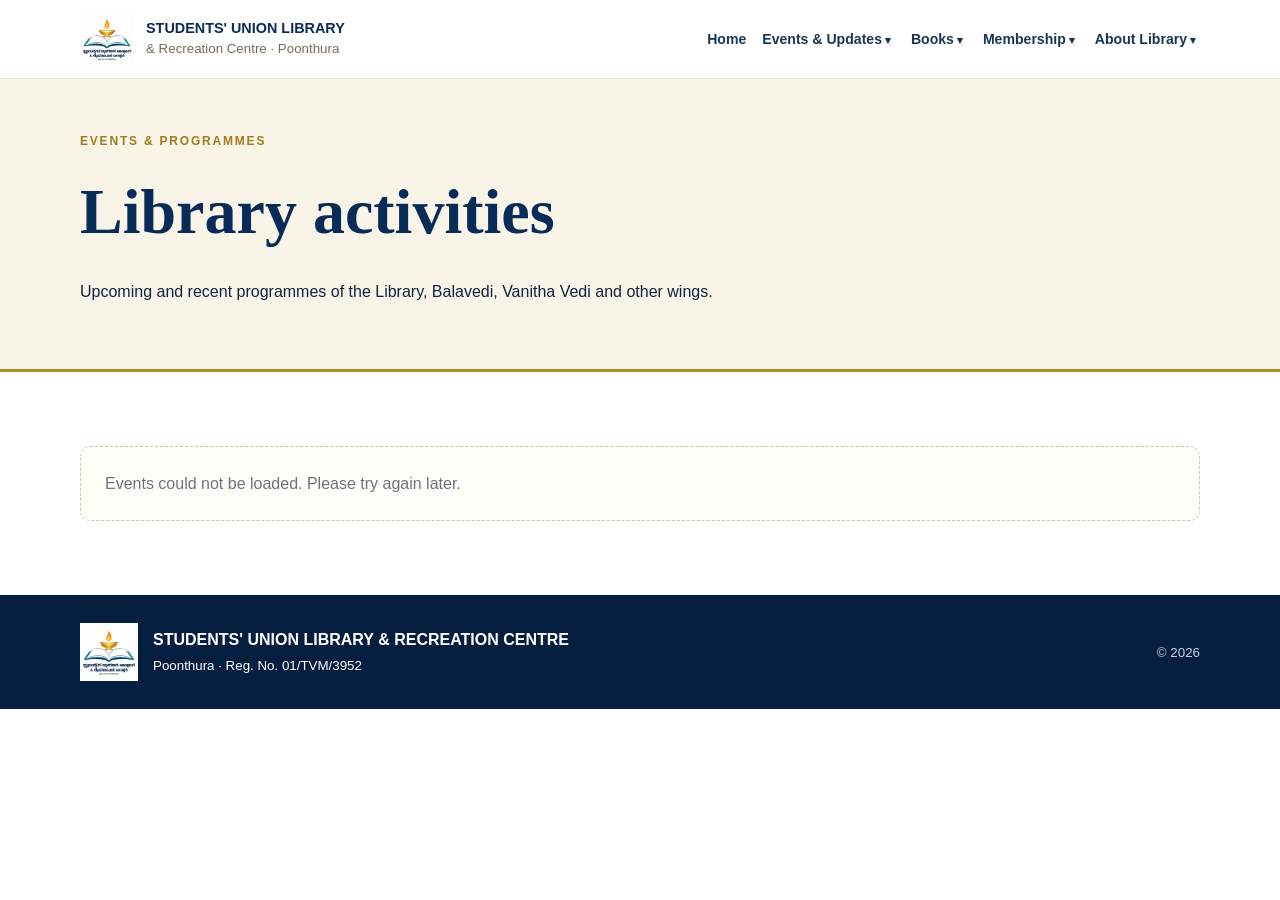
<file: events.html>
<!DOCTYPE html>

<html>
<head>
<meta charset="utf-8"/><meta content="width=device-width,initial-scale=1" name="viewport"/>
<title>Events &amp; Programmes | STUDENTS' UNION LIBRARY</title>
<link href="styles.css?v=20261030-mobile3" rel="stylesheet"/>
</head>
<body>
<header class="top"><div class="wrap nav">
<a class="identity" href="index.html"><img alt="Library logo" src="library-logo.png.png?v=20261009"/><div><b>STUDENTS' UNION LIBRARY</b><small>&amp; Recreation Centre · Poonthura</small></div></a>
<button aria-label="Menu" class="menu">☰</button>
<nav aria-label="Main navigation"><a href="index.html">Home</a>
<details class="nav-group"><summary>Events &amp; Updates</summary><div class="subnav"><a href="events.html">Events &amp; Programmes</a><a href="notices.html">Library Notices</a><a href="gallery.html">Photo Gallery</a></div></details>
<details class="nav-group"><summary>Books</summary><div class="subnav"><a href="catalogue.html">Book Catalogue</a><a href="index.html#website-books">New &amp; Featured Books</a><a href="digital-library.html">Digital Library</a></div></details>
<details class="nav-group"><summary>Membership</summary><div class="subnav"><a href="index.html#membership-fees">Information &amp; Fees</a><a href="new-member-form.html">Apply for Membership</a><a href="member-login.html">Member Login</a></div></details>
<details class="nav-group"><summary>About Library</summary><div class="subnav"><a href="index.html#library-about">Introduction / പരിചയം</a><a href="index.html#office-bearers">Office Bearers / ഭാരവാഹികൾ</a><a href="index.html#library-information">Opening Hours / സമയം</a><a href="index.html#contact">Contact / ബന്ധപ്പെടുക</a></div></details></nav>
</div></header>
<section class="page-hero"><div class="wrap">
<span class="eyebrow">Events &amp; Programmes</span>
<h1>Library activities</h1>
<p>Upcoming and recent programmes of the Library, Balavedi, Vanitha Vedi and other wings.</p>
</div></section>
<section class="section"><div class="wrap">
<div class="grid-3" id="eventList"></div>
<div class="empty-state" id="eventEmpty" style="display:none">No programmes have been published yet.</div>
</div></section>
<footer><div class="wrap foot"><img alt="" src="library-logo.png.png?v=20261009"/><div><b>STUDENTS' UNION LIBRARY &amp; RECREATION CENTRE</b><br/><small>Poonthura · Reg. No. 01/TVM/3952</small></div><small>© <span data-year=""></span></small></div></footer>
<script src="content-data.js"></script>
<script src="site.js?v=20261030-mobile3"></script>
<script>
const list = document.getElementById('eventList');
const empty = document.getElementById('eventEmpty');

function addText(parent, tag, value) {
  const element = document.createElement(tag);
  element.textContent = value || '';
  parent.appendChild(element);
  return element;
}

async function loadWebsiteEvents() {
  empty.style.display = 'none';
  empty.textContent = 'Loading library events...';

  try {
    const response = await fetch(
      'https://sularc1985.pythonanywhere.com/api/public/events'
    );

    if (!response.ok) {
      throw new Error('Events API unavailable');
    }

    const data = await response.json();
    const events = Array.isArray(data.events) ? data.events : [];

    list.replaceChildren();

    if (!events.length) {
      empty.textContent = 'No programmes have been published yet.';
      empty.style.display = 'block';
      return;
    }

    events.forEach(event => {
      const card = document.createElement('article');
      card.className = 'card';

      const badge = addText(
        card, 'span', event.wing || 'Library'
      );
      badge.className = 'badge';

      addText(card, 'h3', event.title);

      if (event.title_ml) {
        addText(card, 'h4', event.title_ml);
      }

      if (event.event_date) {
        addText(card, 'p', 'Date: ' + event.event_date);
      }

      if (event.venue) {
        addText(card, 'p', 'Venue: ' + event.venue);
      }

      if (event.details) {
        addText(card, 'p', event.details);
      }

      if (event.details_ml) {
        addText(card, 'p', event.details_ml);
      }

      list.appendChild(card);
    });

  } catch (error) {
    empty.textContent =
      'Events could not be loaded. Please try again later.';
    empty.style.display = 'block';
    console.error('Library events:', error);
  }
}

loadWebsiteEvents();
</script>
</body></html>
</file>
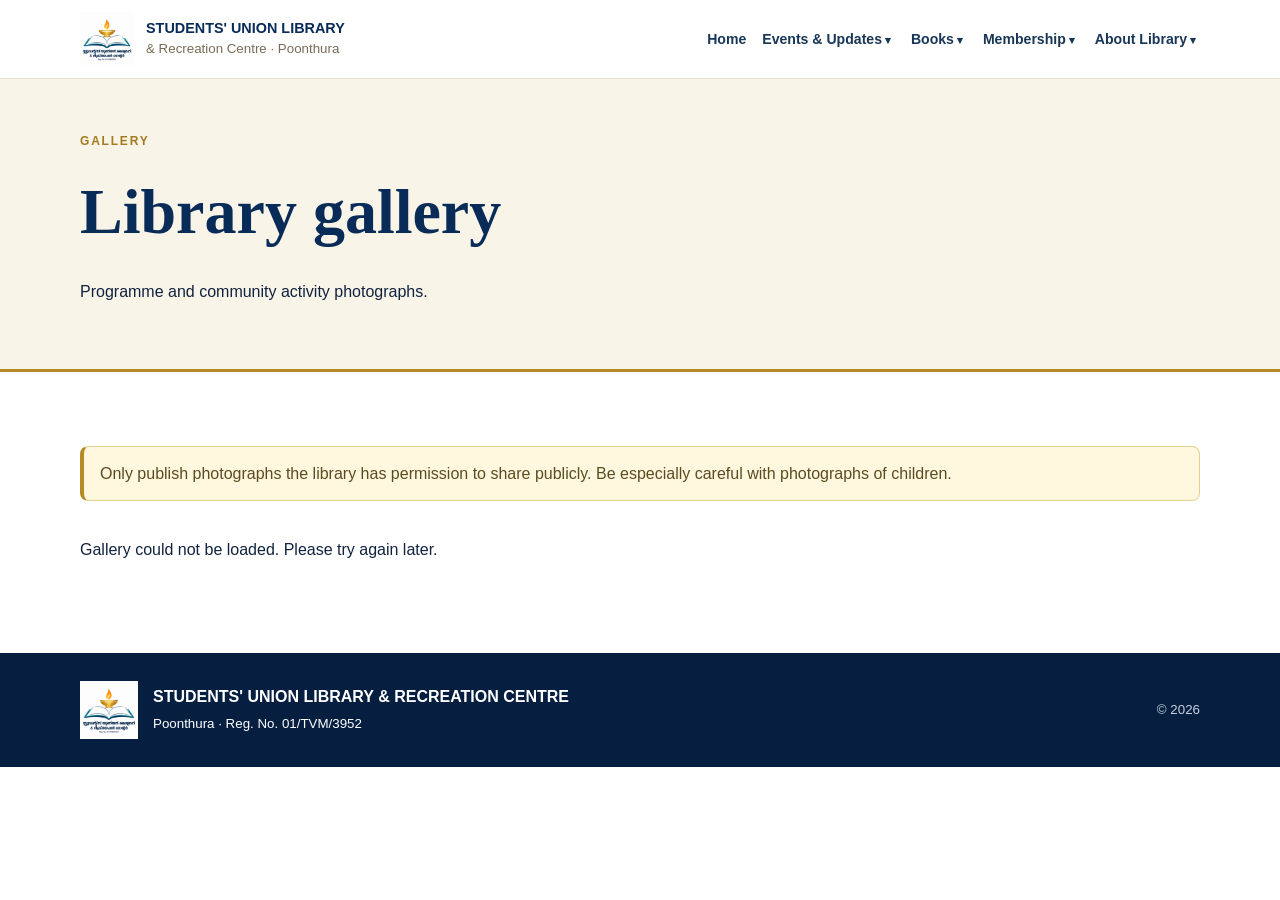
<file: gallery.html>
<!DOCTYPE html>

<html lang="en">
<head>
<meta charset="utf-8"/>
<meta content="width=device-width,initial-scale=1" name="viewport"/>
<title>Gallery | STUDENTS' UNION LIBRARY</title>
<link href="styles.css?v=20261030-mobile3" rel="stylesheet"/>
</head>
<body>
<header class="top">
<div class="wrap nav">
<a class="identity" href="index.html">
<img alt="Library logo" src="library-logo.png.png?v=20261009"/>
<div>
<b>STUDENTS' UNION LIBRARY</b>
<small>&amp; Recreation Centre · Poonthura</small>
</div>
</a>
<button aria-label="Menu" class="menu">☰</button>
<nav aria-label="Main navigation"><a href="index.html">Home</a>
<details class="nav-group"><summary>Events &amp; Updates</summary><div class="subnav"><a href="events.html">Events &amp; Programmes</a><a href="notices.html">Library Notices</a><a href="gallery.html">Photo Gallery</a></div></details>
<details class="nav-group"><summary>Books</summary><div class="subnav"><a href="catalogue.html">Book Catalogue</a><a href="index.html#website-books">New &amp; Featured Books</a><a href="digital-library.html">Digital Library</a></div></details>
<details class="nav-group"><summary>Membership</summary><div class="subnav"><a href="index.html#membership-fees">Information &amp; Fees</a><a href="new-member-form.html">Apply for Membership</a><a href="member-login.html">Member Login</a></div></details>
<details class="nav-group"><summary>About Library</summary><div class="subnav"><a href="index.html#library-about">Introduction / പരിചയം</a><a href="index.html#office-bearers">Office Bearers / ഭാരവാഹികൾ</a><a href="index.html#library-information">Opening Hours / സമയം</a><a href="index.html#contact">Contact / ബന്ധപ്പെടുക</a></div></details></nav>
</div>
</header>
<section class="page-hero">
<div class="wrap">
<span class="eyebrow">Gallery</span>
<h1>Library gallery</h1>
<p>Programme and community activity photographs.</p>
</div>
</section>
<section class="section">
<div class="wrap">
<div class="photo-safety">
      Only publish photographs the library has permission to share publicly.
      Be especially careful with photographs of children.
    </div>
<div class="grid-3" id="galleryAlbums" style="margin-top:20px">
<p>Loading gallery...</p>
</div>
</div>
</section>
<footer>
<div class="wrap foot">
<img alt="" src="library-logo.png.png?v=20261009"/>
<div>
<b>STUDENTS' UNION LIBRARY &amp; RECREATION CENTRE</b><br/>
<small>Poonthura · Reg. No. 01/TVM/3952</small>
</div>
<small>© <span data-year=""></span></small>
</div>
</footer>
<script src="site.js?v=20261030-mobile3"></script>
<script>
(function () {
  "use strict";

  const API_URL =
    "https://sularc1985.pythonanywhere.com/api/public/gallery";

  const container = document.getElementById("galleryAlbums");

  function addText(parent, tag, value) {
    if (value === null || value === undefined || value === "") {
      return null;
    }

    const element = document.createElement(tag);
    element.textContent = String(value);
    parent.appendChild(element);

    return element;
  }

  function showMessage(message) {
    container.replaceChildren();
    addText(container, "p", message);
  }

  function renderGallery(data) {
    container.replaceChildren();

    const albums = Array.isArray(data.albums)
      ? data.albums
      : [];

    if (albums.length === 0) {
      showMessage("No gallery albums published yet.");
      return;
    }

    for (const album of albums) {

      const card = document.createElement("article");
      card.className = "card";
      card.style.padding = "18px";

      addText(card, "h3", album.title);
      addText(card, "p", album.title_ml);

      addText(card, "p", album.description);
      addText(card, "p", album.description_ml);

      if (album.album_date) {
        addText(card, "small", album.album_date);
      }

      const photos = Array.isArray(album.photos)
        ? album.photos
        : [];

      const count = document.createElement("p");
      count.textContent =
        photos.length + (photos.length === 1 ? " photo" : " photos");

      card.appendChild(count);

      const grid = document.createElement("div");
      grid.style.display = "grid";
      grid.style.gridTemplateColumns =
        "repeat(auto-fit, minmax(180px, 1fr))";
      grid.style.gap = "14px";
      grid.style.marginTop = "14px";

      for (const photo of photos) {

        if (!photo.url) {
          continue;
        }

        const img = document.createElement("img");
        img.src = photo.url;
        img.alt =
          photo.caption ||
          photo.caption_ml ||
          album.title ||
          "Library gallery photo";

        img.loading = "lazy";
        img.style.width = "100%";
        img.style.height = "auto";
        img.style.borderRadius = "8px";

        const photoBox = document.createElement("figure");
        photoBox.style.margin = "0";

        photoBox.appendChild(img);

        if (photo.caption || photo.caption_ml) {

          const figcaption =
            document.createElement("figcaption");

          figcaption.style.padding = "8px 4px";
          figcaption.style.fontSize = "14px";

          if (photo.caption) {
            addText(figcaption, "div", photo.caption);
          }

          if (photo.caption_ml) {
            addText(figcaption, "div", photo.caption_ml);
          }

          photoBox.appendChild(figcaption);
        }

        grid.appendChild(photoBox);
      }

      card.appendChild(grid);
      container.appendChild(card);
    }
  }

  fetch(API_URL)
    .then(function (response) {

      if (!response.ok) {
        throw new Error("Gallery API unavailable");
      }

      return response.json();
    })
    .then(renderGallery)
    .catch(function () {
      showMessage(
        "Gallery could not be loaded. Please try again later."
      );
    });

})();
</script>
<script src="website-settings.js"></script></body>
</html>
</file>
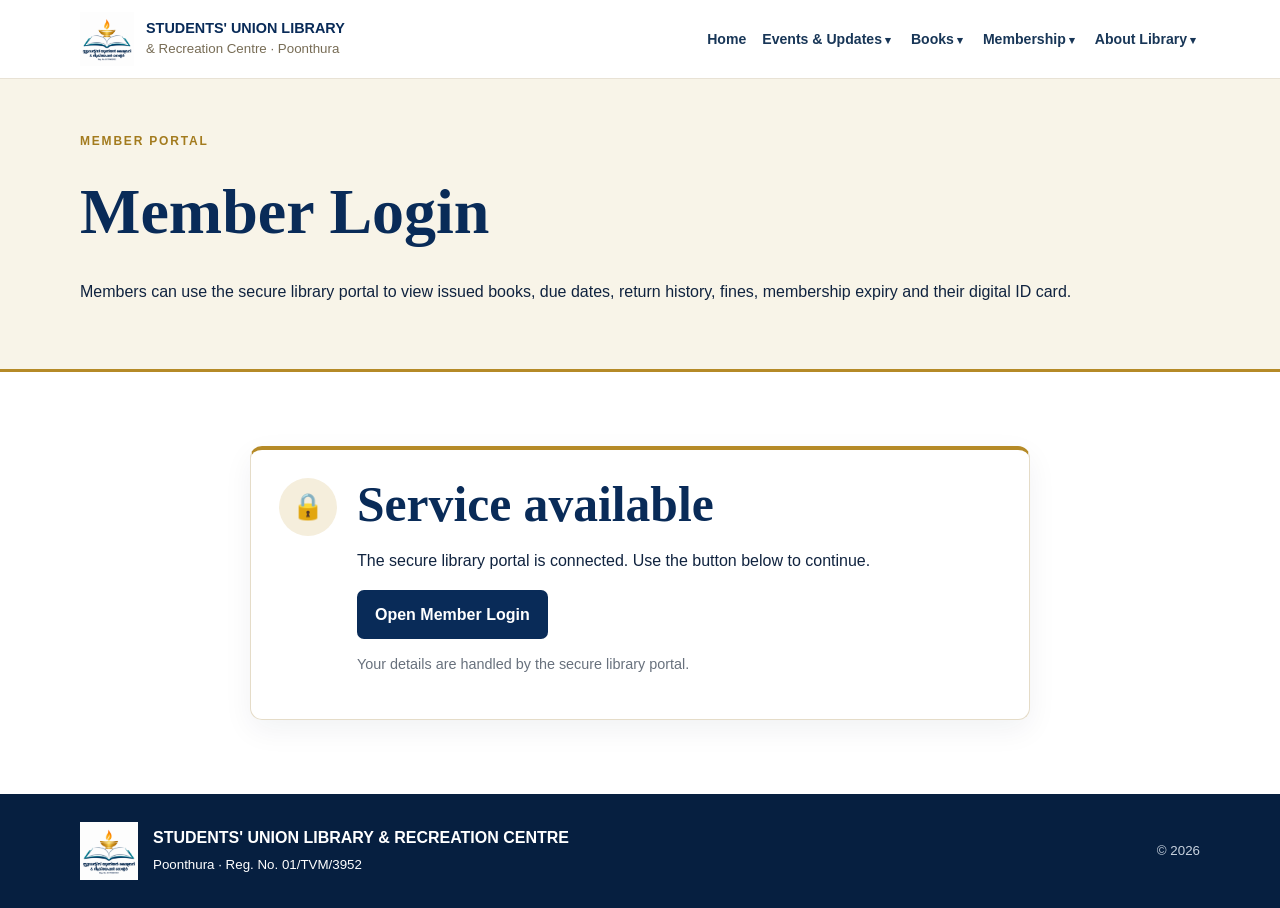
<file: member-login.html>
<!DOCTYPE html>

<html>
<head>
<meta charset="utf-8"/>
<meta content="width=device-width,initial-scale=1" name="viewport"/>
<title>Member Login | STUDENTS' UNION LIBRARY</title>
<link href="styles.css?v=20261030-mobile3" rel="stylesheet"/>
</head>
<body>
<header class="top"><div class="wrap nav">
<a class="identity" href="index.html"><img alt="Library logo" src="library-logo.png.png?v=20261009"/><div><b>STUDENTS' UNION LIBRARY</b><small>&amp; Recreation Centre · Poonthura</small></div></a>
<button aria-label="Menu" class="menu">☰</button>
<nav aria-label="Main navigation"><a href="index.html">Home</a>
<details class="nav-group"><summary>Events &amp; Updates</summary><div class="subnav"><a href="events.html">Events &amp; Programmes</a><a href="notices.html">Library Notices</a><a href="gallery.html">Photo Gallery</a></div></details>
<details class="nav-group"><summary>Books</summary><div class="subnav"><a href="catalogue.html">Book Catalogue</a><a href="index.html#website-books">New &amp; Featured Books</a><a href="digital-library.html">Digital Library</a></div></details>
<details class="nav-group"><summary>Membership</summary><div class="subnav"><a href="index.html#membership-fees">Information &amp; Fees</a><a href="new-member-form.html">Apply for Membership</a><a href="member-login.html">Member Login</a></div></details>
<details class="nav-group"><summary>About Library</summary><div class="subnav"><a href="index.html#library-about">Introduction / പരിചയം</a><a href="index.html#office-bearers">Office Bearers / ഭാരവാഹികൾ</a><a href="index.html#library-information">Opening Hours / സമയം</a><a href="index.html#contact">Contact / ബന്ധപ്പെടുക</a></div></details></nav>
</div></header>
<section class="page-hero"><div class="wrap">
<span class="eyebrow">Member Portal</span>
<h1>Member Login</h1>
<p>Members can use the secure library portal to view issued books, due dates, return history, fines, membership expiry and their digital ID card.</p>
</div></section>
<section class="section"><div class="wrap">
<div class="portal-connect-card">
<div class="portal-status-icon">🔒</div>
<div>
<h2 id="portalTitle">Secure online service</h2>
<p id="portalMessage">Continue to the secure library portal using the button below.</p>
<a class="primary" href="https://sularc1985.pythonanywhere.com/member-login" id="portalButton">Open Member Login</a>
<p class="portal-note">Your details are handled by the secure library portal.</p>
</div>
</div>
</div></section>
<footer><div class="wrap foot"><img alt="" src="library-logo.png.png?v=20261009"/><div><b>STUDENTS' UNION LIBRARY &amp; RECREATION CENTRE</b><br/><small>Poonthura · Reg. No. 01/TVM/3952</small></div><small>© <span data-year=""></span></small></div></footer>
<script src="site.js?v=20261030-mobile3"></script>
<script src="portal-config.js?v=20261013"></script>
<script>
(function(){
  const url = window.SULARC_PORTAL_URL && window.SULARC_PORTAL_URL("memberLogin");
  const btn = document.getElementById("portalButton");
  const msg = document.getElementById("portalMessage");
  const title = document.getElementById("portalTitle");
  if(url){
    btn.href = url;
    btn.classList.remove("portal-disabled");
    btn.removeAttribute("aria-disabled");
    btn.target = "_blank"; btn.rel = "noopener";
    title.textContent = "Service available";
    msg.textContent = "The secure library portal is connected. Use the button below to continue.";
  } else {
    btn.addEventListener("click", function(e){ e.preventDefault(); });
  }
})();
</script>
<script src="website-settings.js"></script></body>
</html>
</file>
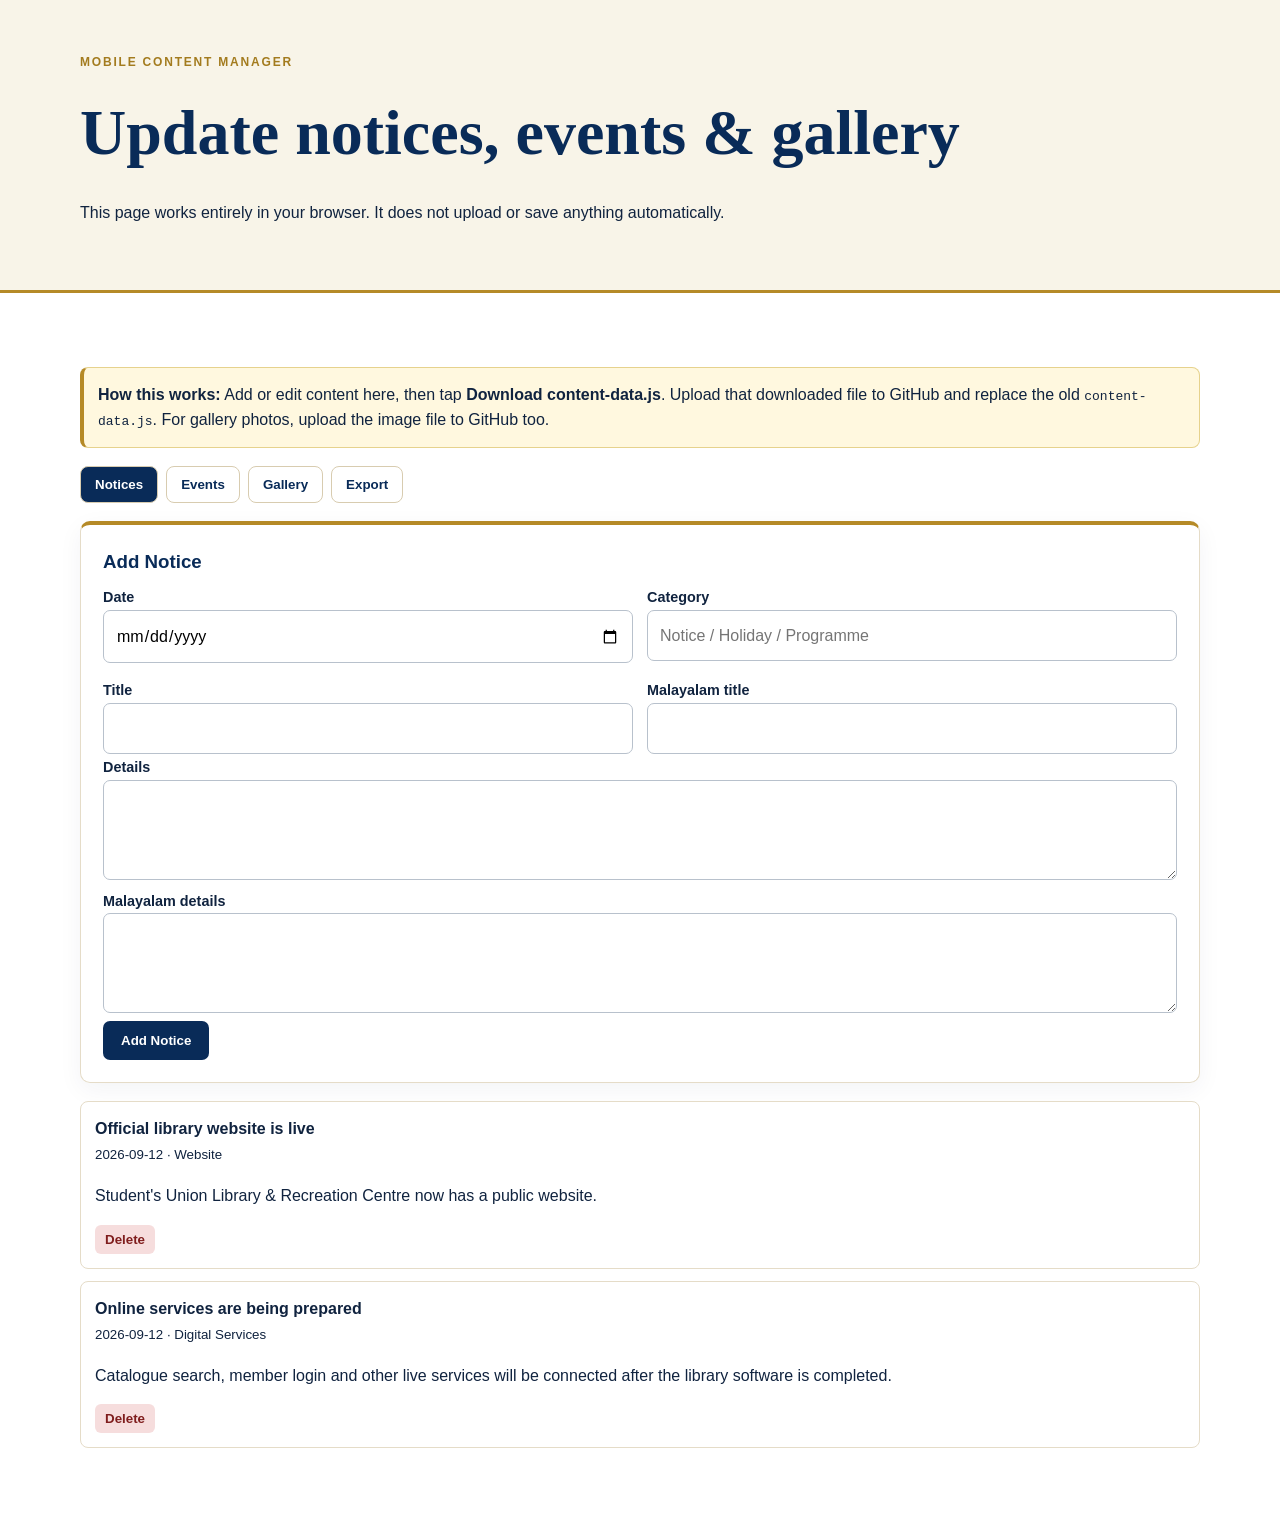
<file: mobile-content-manager.html>
<!doctype html>
<html>
<head>
<meta charset="utf-8">
<meta name="viewport" content="width=device-width,initial-scale=1">
<title>Mobile Content Manager | SULARC</title>
<link rel="stylesheet" href="styles.css?v=20261030-mobile3">
<style>
.manager-tabs{display:flex;gap:8px;flex-wrap:wrap;margin:18px 0}
.manager-tabs button{padding:10px 14px;border:1px solid #d8ccb0;background:#fff;border-radius:8px;font-weight:800;color:#092b58}
.manager-tabs button.active{background:#092b58;color:#fff}
.panel{display:none}.panel.active{display:block}
.preview-list{display:grid;gap:12px;margin-top:18px}
.preview-item{border:1px solid #e5dcc8;border-radius:8px;padding:14px;background:#fff}
.row-actions{display:flex;gap:8px;flex-wrap:wrap;margin-top:8px}
.row-actions button{border:0;padding:7px 10px;border-radius:6px;font-weight:700}
.delete{background:#f6dddd;color:#7f1d1d}
.small-btn{background:#f3efe1;color:#092b58}
.codebox{min-height:260px;font-family:monospace;font-size:.85rem}
.noticebox{background:#fff8df;border:1px solid #e6d28d;border-left:4px solid #b58a27;padding:14px;border-radius:8px}
</style>
</head>
<body>
<section class="page-hero"><div class="wrap">
<span class="eyebrow">Mobile content manager</span>
<h1>Update notices, events & gallery</h1>
<p>This page works entirely in your browser. It does not upload or save anything automatically.</p>
</div></section>

<section class="section"><div class="wrap">
<div class="noticebox">
<strong>How this works:</strong> Add or edit content here, then tap <b>Download content-data.js</b>. Upload that downloaded file to GitHub and replace the old <code>content-data.js</code>. For gallery photos, upload the image file to GitHub too.
</div>

<div class="manager-tabs">
<button class="active" data-panel="notices">Notices</button>
<button data-panel="events">Events</button>
<button data-panel="gallery">Gallery</button>
<button data-panel="export">Export</button>
</div>

<div id="notices" class="panel active">
  <div class="card">
    <h3>Add Notice</h3>
    <div class="form-grid">
      <div><label>Date</label><input id="nDate" type="date"></div>
      <div><label>Category</label><input id="nCategory" placeholder="Notice / Holiday / Programme"></div>
      <div><label>Title</label><input id="nTitle"></div>
      <div><label>Malayalam title</label><input id="nTitleMl"></div>
    </div>
    <label>Details</label><textarea id="nBody"></textarea>
    <label>Malayalam details</label><textarea id="nBodyMl"></textarea>
    <button class="primary" id="addNotice">Add Notice</button>
  </div>
  <div id="noticePreview" class="preview-list"></div>
</div>

<div id="events" class="panel">
  <div class="card">
    <h3>Add Event</h3>
    <div class="form-grid">
      <div><label>Date</label><input id="eDate" type="date"></div>
      <div><label>Wing</label><select id="eWing"><option>Library</option><option>Balavedi</option><option>Vanitha Vedi</option><option>Senior Citizens' Wing</option></select></div>
      <div><label>Title</label><input id="eTitle"></div>
      <div><label>Malayalam title</label><input id="eTitleMl"></div>
    </div>
    <label>Details</label><textarea id="eDetails"></textarea>
    <label>Malayalam details</label><textarea id="eDetailsMl"></textarea>
    <button class="primary" id="addEvent">Add Event</button>
  </div>
  <div id="eventPreview" class="preview-list"></div>
</div>

<div id="gallery" class="panel">
  <div class="card">
    <h3>Add Gallery Album</h3>
    <div class="form-grid">
      <div><label>Album name</label><input id="gAlbum"></div>
      <div><label>Malayalam album name</label><input id="gAlbumMl"></div>
    </div>
    <label>Description</label><textarea id="gDesc"></textarea>
    <label>Malayalam description</label><textarea id="gDescMl"></textarea>
    <label>Photo filenames (comma separated)</label><input id="gImages" placeholder="reading-day.jpg, balavedi-01.jpg">
    <p class="small">Upload the photo files to GitHub separately using the exact same filenames.</p>
    <button class="primary" id="addAlbum">Add Album</button>
  </div>
  <div id="galleryPreview" class="preview-list"></div>
</div>

<div id="export" class="panel">
  <div class="card">
    <h3>Export Website Content</h3>
    <p>Download the generated file and replace <code>content-data.js</code> in your GitHub repository.</p>
    <button class="primary" id="downloadFile">Download content-data.js</button>
    <button class="outline" id="copyCode">Copy code</button>
    <textarea id="codeOutput" class="codebox" readonly></textarea>
  </div>
</div>
</div></section>

<script src="content-data.js"></script>
<script>
const state = JSON.parse(JSON.stringify(window.SULARC_CONTENT || {notices:[],events:[],gallery:[]}));

const $=id=>document.getElementById(id);
document.querySelectorAll(".manager-tabs button").forEach(btn=>{
  btn.onclick=()=>{
    document.querySelectorAll(".manager-tabs button").forEach(b=>b.classList.remove("active"));
    document.querySelectorAll(".panel").forEach(p=>p.classList.remove("active"));
    btn.classList.add("active"); $(btn.dataset.panel).classList.add("active");
    if(btn.dataset.panel==="export") refreshCode();
  };
});

function esc(s){return (s||"").replace(/[&<>"]/g,m=>({"&":"&amp;","<":"&lt;",">":"&gt;","\"":"&quot;"}[m]));}
function render(){
  $("noticePreview").innerHTML=state.notices.map((n,i)=>`
    <div class="preview-item"><b>${esc(n.title)}</b><br><small>${esc(n.date||"")} · ${esc(n.category||"")}</small><p>${esc(n.body||"")}</p>
    <div class="row-actions"><button class="delete" onclick="delItem('notices',${i})">Delete</button></div></div>`).join("");
  $("eventPreview").innerHTML=state.events.map((e,i)=>`
    <div class="preview-item"><b>${esc(e.title)}</b><br><small>${esc(e.date||"")} · ${esc(e.wing||"")}</small><p>${esc(e.details||"")}</p>
    <div class="row-actions"><button class="delete" onclick="delItem('events',${i})">Delete</button></div></div>`).join("");
  $("galleryPreview").innerHTML=state.gallery.map((g,i)=>`
    <div class="preview-item"><b>${esc(g.album)}</b><p>${esc(g.description||"")}</p><small>${(g.images||[]).length} photo(s)</small>
    <div class="row-actions"><button class="delete" onclick="delItem('gallery',${i})">Delete</button></div></div>`).join("");
}
window.delItem=(type,i)=>{state[type].splice(i,1);render();};

$("addNotice").onclick=()=>{
  state.notices.unshift({date:$("nDate").value,category:$("nCategory").value,title:$("nTitle").value,title_ml:$("nTitleMl").value,body:$("nBody").value,body_ml:$("nBodyMl").value});
  ["nDate","nCategory","nTitle","nTitleMl","nBody","nBodyMl"].forEach(id=>$(id).value=""); render();
};
$("addEvent").onclick=()=>{
  state.events.unshift({date:$("eDate").value,wing:$("eWing").value,title:$("eTitle").value,title_ml:$("eTitleMl").value,details:$("eDetails").value,details_ml:$("eDetailsMl").value,status:"planned"});
  ["eDate","eTitle","eTitleMl","eDetails","eDetailsMl"].forEach(id=>$(id).value=""); render();
};
$("addAlbum").onclick=()=>{
  const images=$("gImages").value.split(",").map(x=>x.trim()).filter(Boolean);
  state.gallery.unshift({album:$("gAlbum").value,album_ml:$("gAlbumMl").value,description:$("gDesc").value,description_ml:$("gDescMl").value,images});
  ["gAlbum","gAlbumMl","gDesc","gDescMl","gImages"].forEach(id=>$(id).value=""); render();
};

function code(){
  return "window.SULARC_CONTENT = " + JSON.stringify(state,null,2) + ";\\n";
}
function refreshCode(){$("codeOutput").value=code();}
$("downloadFile").onclick=()=>{
  const blob=new Blob([code()],{type:"application/javascript"});
  const a=document.createElement("a");
  a.href=URL.createObjectURL(blob); a.download="content-data.js"; a.click();
  setTimeout(()=>URL.revokeObjectURL(a.href),1000);
};
$("copyCode").onclick=async()=>{refreshCode(); if(navigator.clipboard) await navigator.clipboard.writeText($("codeOutput").value);};

render();
</script>
</body></html>
</file>
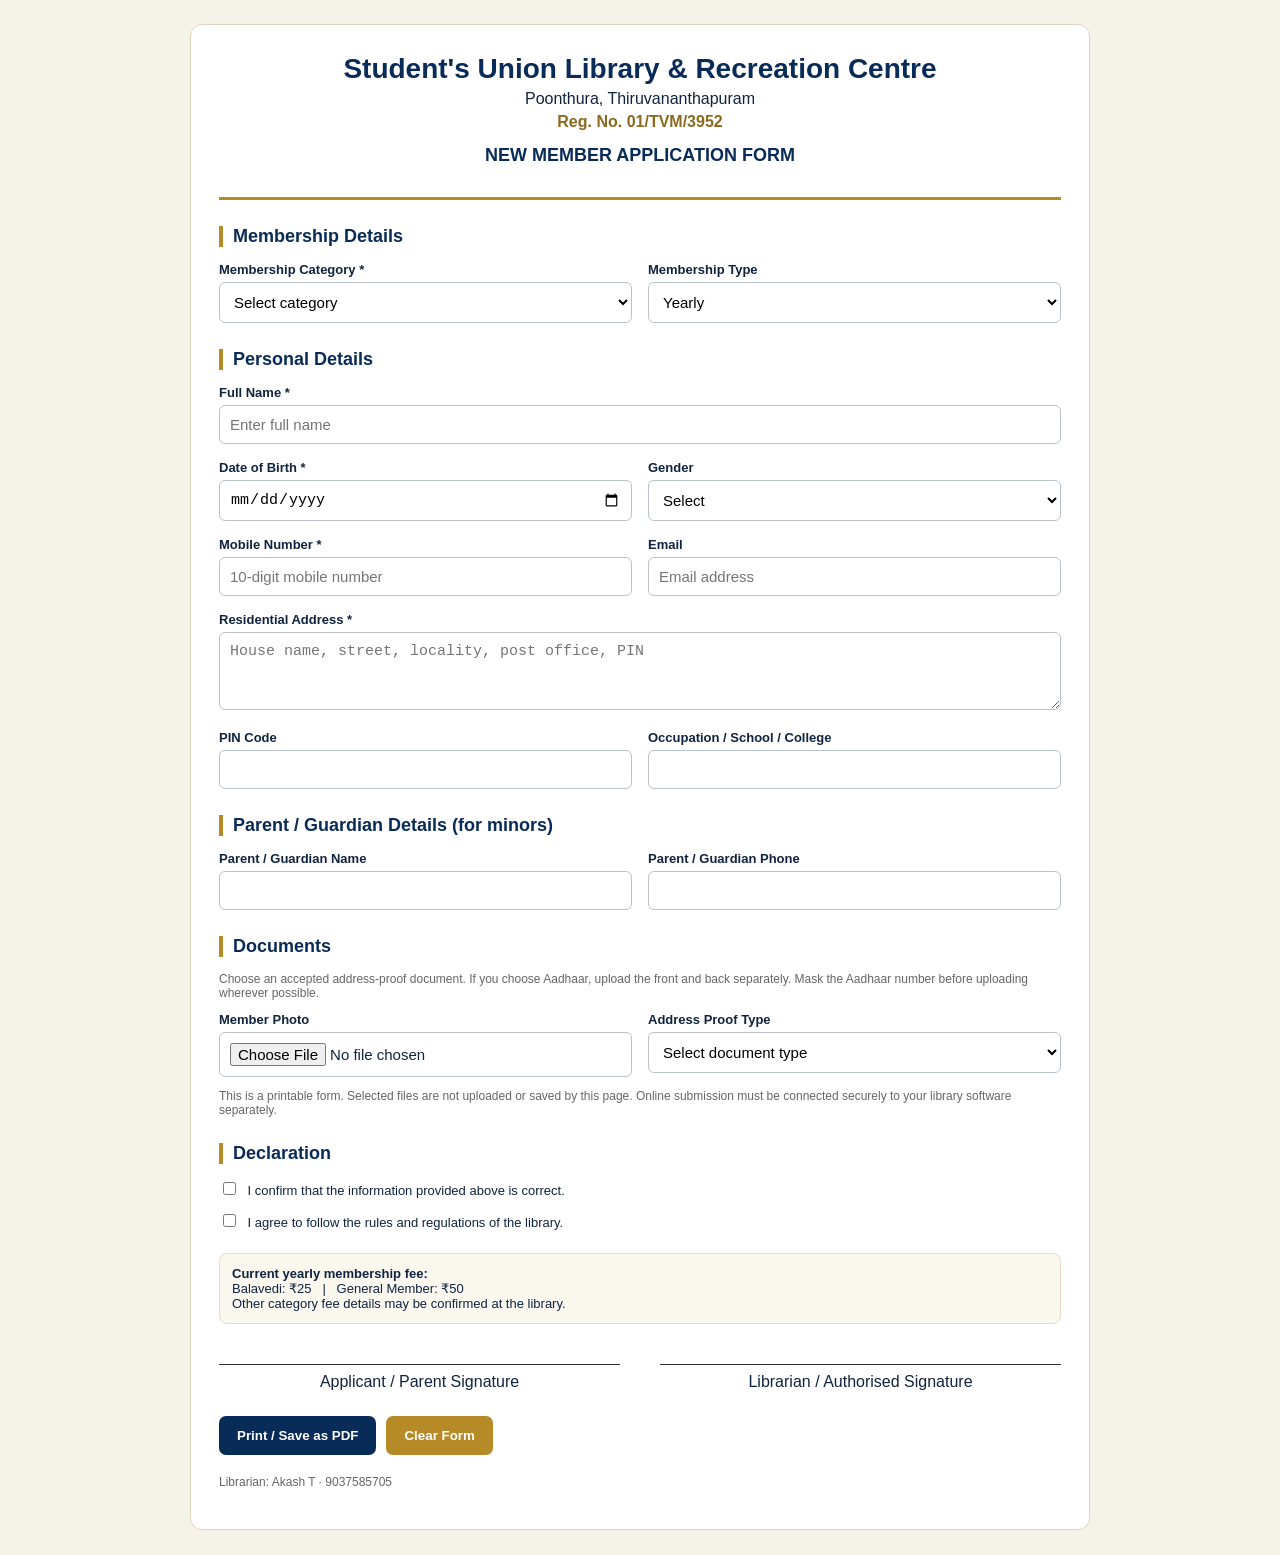
<file: new-member-form-3-updated.html>
<!DOCTYPE html>
<html lang="en">
<head>
<meta charset="UTF-8">
<meta name="viewport" content="width=device-width, initial-scale=1.0">
<title>New Member Application - Student's Union Library</title>
<style>
*{box-sizing:border-box}
body{margin:0;background:#f5f2e8;font-family:Arial,Helvetica,sans-serif;color:#10233f}
.page{max-width:900px;margin:24px auto;background:#fff;padding:28px;border:1px solid #ded6c3;border-radius:12px}
.header{text-align:center;border-bottom:3px solid #b58a27;padding-bottom:16px;margin-bottom:22px}
.header h1{margin:0;color:#092b58;font-size:28px}
.header p{margin:5px 0}
.reg{font-weight:700;color:#8b691f}
h2{font-size:18px;color:#092b58;border-left:4px solid #b58a27;padding-left:10px;margin-top:26px}
.grid{display:grid;grid-template-columns:1fr 1fr;gap:16px}
.full{grid-column:1/-1}
label{display:block;font-weight:700;font-size:13px;margin-bottom:5px}
input,select,textarea{width:100%;padding:10px;border:1px solid #b8c1cc;border-radius:6px;font-size:15px;background:#fff}
textarea{min-height:78px;resize:vertical}
.note{background:#faf7ef;border:1px solid #e7dcc1;padding:12px;border-radius:8px;font-size:13px}
.checks{display:grid;gap:8px}
.checks label{font-weight:400}
.checks input{width:auto;margin-right:8px}
.actions{display:flex;gap:10px;flex-wrap:wrap;margin-top:25px}
button{border:0;padding:12px 18px;border-radius:7px;font-weight:700;cursor:pointer}
.primary{background:#092b58;color:#fff}
.secondary{background:#b58a27;color:#fff}
.footer-sign{display:grid;grid-template-columns:1fr 1fr;gap:40px;margin-top:40px}
.sign{border-top:1px solid #333;padding-top:8px;text-align:center}
.small{font-size:12px;color:#666}
    [hidden]{display:none!important}
@media(max-width:650px){.grid{grid-template-columns:1fr}.full{grid-column:auto}.footer-sign{grid-template-columns:1fr}.page{margin:0;border-radius:0;padding:18px}}
@media print{body{background:#fff}.page{border:0;margin:0;max-width:none;padding:10mm}.actions{display:none}}
</style>
</head>
<body>
<div class="page">
  <div class="header">
    <h1>Student's Union Library & Recreation Centre</h1>
    <p>Poonthura, Thiruvananthapuram</p>
    <p class="reg">Reg. No. 01/TVM/3952</p>
    <h2 style="border:0;padding:0;margin-top:14px">NEW MEMBER APPLICATION FORM</h2>
  </div>

  <form id="memberForm">
    <h2>Membership Details</h2>
    <div class="grid">
      <div>
        <label>Membership Category *</label>
        <select required>
          <option value="">Select category</option>
          <option>General Member</option>
          <option>Balavedi</option>
          <option>Young Adult</option>
          <option>Senior Citizens' Wing</option>
          <option>Vanitha Vedi</option>
        </select>
      </div>
      <div>
        <label>Membership Type</label>
        <select>
          <option>Yearly</option>
          <option>Monthly</option>
        </select>
      </div>
    </div>

    <h2>Personal Details</h2>
    <div class="grid">
      <div class="full">
        <label>Full Name *</label>
        <input required type="text" placeholder="Enter full name">
      </div>
      <div>
        <label>Date of Birth *</label>
        <input required type="date">
      </div>
      <div>
        <label>Gender</label>
        <select>
          <option value="">Select</option>
          <option>Male</option>
          <option>Female</option>
          <option>Other</option>
        </select>
      </div>
      <div>
        <label>Mobile Number *</label>
        <input required type="tel" placeholder="10-digit mobile number">
      </div>
      <div>
        <label>Email</label>
        <input type="email" placeholder="Email address">
      </div>
      <div class="full">
        <label>Residential Address *</label>
        <textarea required placeholder="House name, street, locality, post office, PIN"></textarea>
      </div>
      <div>
        <label>PIN Code</label>
        <input type="text" inputmode="numeric">
      </div>
      <div>
        <label>Occupation / School / College</label>
        <input type="text">
      </div>
    </div>

    <h2>Parent / Guardian Details (for minors)</h2>
    <div class="grid">
      <div>
        <label>Parent / Guardian Name</label>
        <input type="text">
      </div>
      <div>
        <label>Parent / Guardian Phone</label>
        <input type="tel">
      </div>
    </div>

    <h2>Documents</h2>
    <p class="small">Choose an accepted address-proof document. If you choose Aadhaar, upload the front and back separately. Mask the Aadhaar number before uploading wherever possible.</p>
    <div class="grid">
      <div>
        <label for="memberPhoto">Member Photo</label>
        <input id="memberPhoto" name="member_photo" type="file" accept="image/*">
      </div>
      <div>
        <label for="proofType">Address Proof Type</label>
        <select id="proofType" name="proof_type" onchange="toggleProofFields()">
          <option value="">Select document type</option>
          <option value="aadhaar">Masked Aadhaar</option>
          <option value="other">Other accepted address proof</option>
        </select>
      </div>
      <div id="aadhaarFrontGroup" hidden>
        <label for="aadhaarFront">Aadhaar Front Side</label>
        <input id="aadhaarFront" name="aadhaar_front" type="file" accept="image/*,.pdf">
      </div>
      <div id="aadhaarBackGroup" hidden>
        <label for="aadhaarBack">Aadhaar Back Side</label>
        <input id="aadhaarBack" name="aadhaar_back" type="file" accept="image/*,.pdf">
      </div>
      <div id="otherProofGroup" hidden>
        <label for="otherProof">Alternative Address Proof</label>
        <input id="otherProof" name="address_proof" type="file" accept="image/*,.pdf">
      </div>
    </div>
    <p class="small">This is a printable form. Selected files are not uploaded or saved by this page. Online submission must be connected securely to your library software separately.</p>

    <h2>Declaration</h2>
    <div class="checks">
      <label><input type="checkbox" required> I confirm that the information provided above is correct.</label>
      <label><input type="checkbox" required> I agree to follow the rules and regulations of the library.</label>
    </div>

    <div class="note" style="margin-top:18px">
      <strong>Current yearly membership fee:</strong><br>
      Balavedi: ₹25 &nbsp; | &nbsp; General Member: ₹50<br>
      Other category fee details may be confirmed at the library.
    </div>

    <div class="footer-sign">
      <div class="sign">Applicant / Parent Signature</div>
      <div class="sign">Librarian / Authorised Signature</div>
    </div>

    <div class="actions">
      <button type="button" class="primary" onclick="window.print()">Print / Save as PDF</button>
      <button type="reset" class="secondary">Clear Form</button>
    </div>
  </form>
  <script>
    function toggleProofFields() {
      const type = document.getElementById("proofType").value;
      for (const [group, show] of [["aadhaarFrontGroup", type === "aadhaar"], ["aadhaarBackGroup", type === "aadhaar"], ["otherProofGroup", type === "other"]]) {
        const el = document.getElementById(group);
        el.hidden = !show;
        if (!show) el.querySelector("input").value = "";
      }
    }
    document.getElementById("memberForm").addEventListener("reset", () => {
      document.getElementById("aadhaarFrontGroup").hidden = true;
      document.getElementById("aadhaarBackGroup").hidden = true;
      document.getElementById("otherProofGroup").hidden = true;
    });
  </script>

  <p class="small" style="margin-top:20px">
    Librarian: Akash T · 9037585705
  </p>
</div>
</body>
</html>
</file>
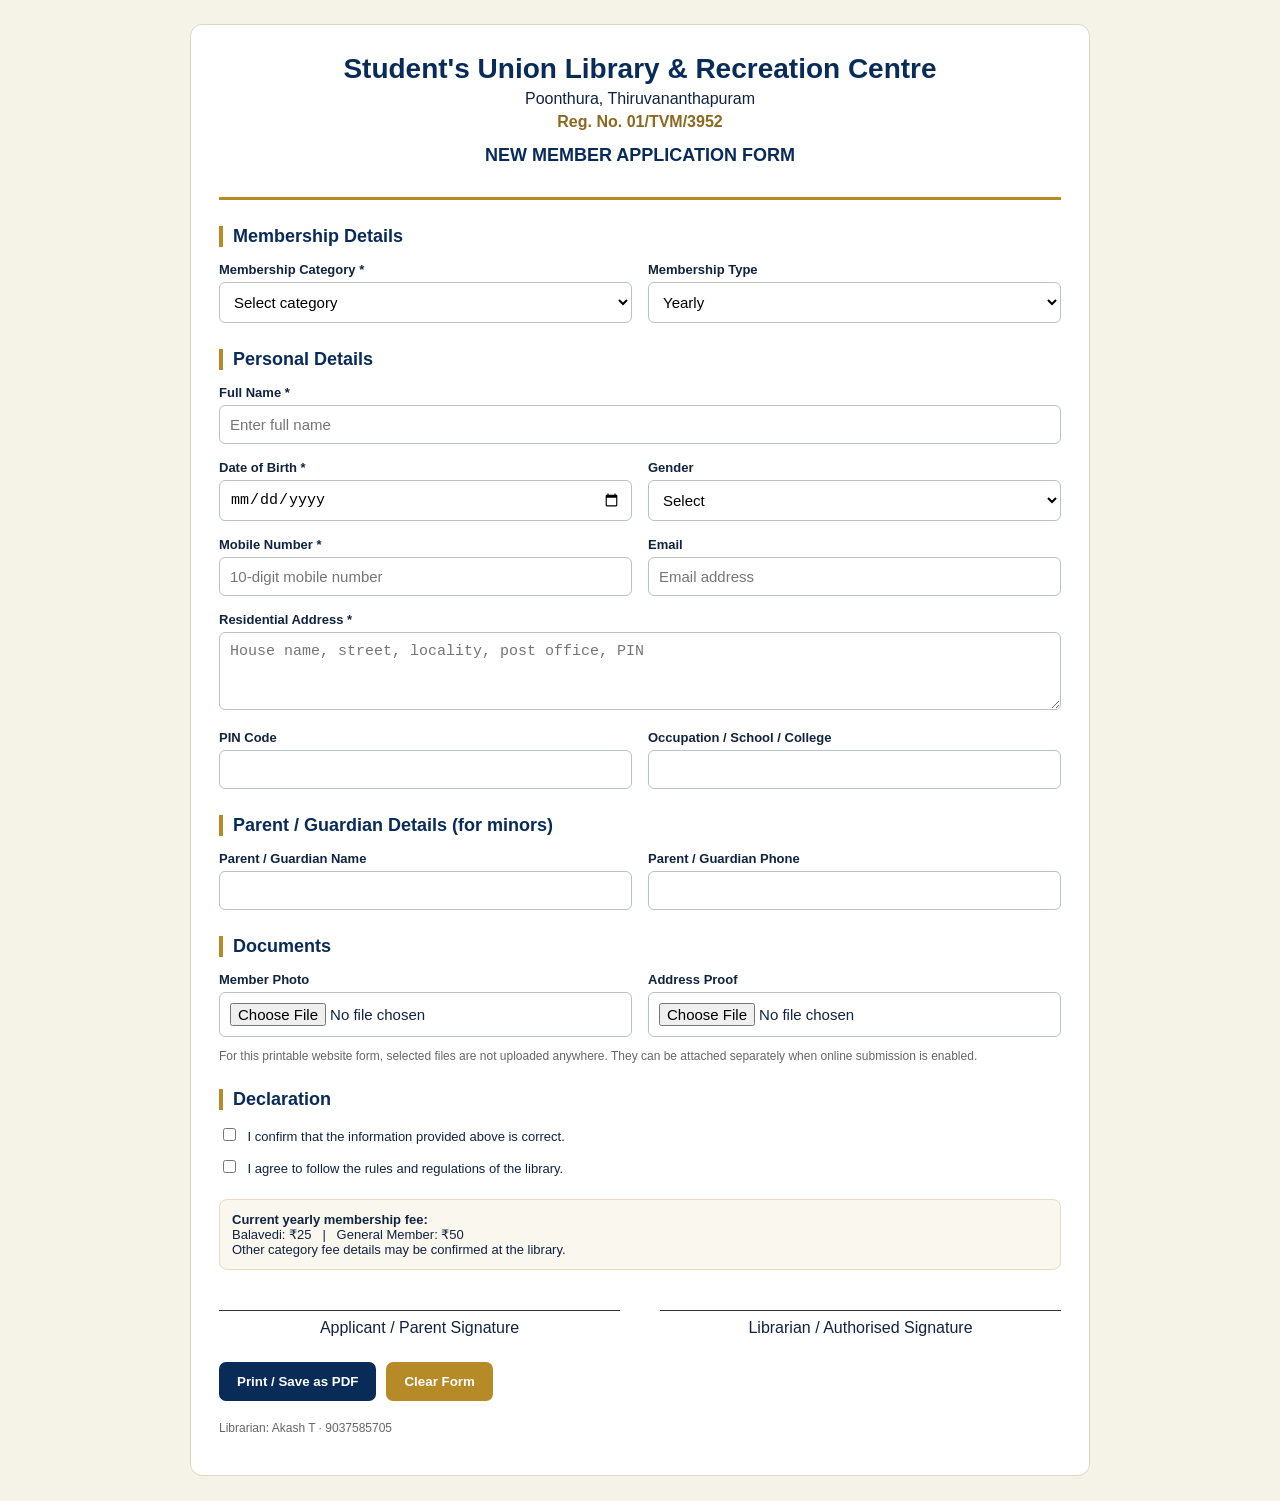
<file: new-member-form-3.html>
<!DOCTYPE html>
<html lang="en">
<head>
<meta charset="UTF-8">
<meta name="viewport" content="width=device-width, initial-scale=1.0">
<title>New Member Application - Student's Union Library</title>
<style>
*{box-sizing:border-box}
body{margin:0;background:#f5f2e8;font-family:Arial,Helvetica,sans-serif;color:#10233f}
.page{max-width:900px;margin:24px auto;background:#fff;padding:28px;border:1px solid #ded6c3;border-radius:12px}
.header{text-align:center;border-bottom:3px solid #b58a27;padding-bottom:16px;margin-bottom:22px}
.header h1{margin:0;color:#092b58;font-size:28px}
.header p{margin:5px 0}
.reg{font-weight:700;color:#8b691f}
h2{font-size:18px;color:#092b58;border-left:4px solid #b58a27;padding-left:10px;margin-top:26px}
.grid{display:grid;grid-template-columns:1fr 1fr;gap:16px}
.full{grid-column:1/-1}
label{display:block;font-weight:700;font-size:13px;margin-bottom:5px}
input,select,textarea{width:100%;padding:10px;border:1px solid #b8c1cc;border-radius:6px;font-size:15px;background:#fff}
textarea{min-height:78px;resize:vertical}
.note{background:#faf7ef;border:1px solid #e7dcc1;padding:12px;border-radius:8px;font-size:13px}
.checks{display:grid;gap:8px}
.checks label{font-weight:400}
.checks input{width:auto;margin-right:8px}
.actions{display:flex;gap:10px;flex-wrap:wrap;margin-top:25px}
button{border:0;padding:12px 18px;border-radius:7px;font-weight:700;cursor:pointer}
.primary{background:#092b58;color:#fff}
.secondary{background:#b58a27;color:#fff}
.footer-sign{display:grid;grid-template-columns:1fr 1fr;gap:40px;margin-top:40px}
.sign{border-top:1px solid #333;padding-top:8px;text-align:center}
.small{font-size:12px;color:#666}
@media(max-width:650px){.grid{grid-template-columns:1fr}.full{grid-column:auto}.footer-sign{grid-template-columns:1fr}.page{margin:0;border-radius:0;padding:18px}}
@media print{body{background:#fff}.page{border:0;margin:0;max-width:none;padding:10mm}.actions{display:none}}
</style>
</head>
<body>
<div class="page">
  <div class="header">
    <h1>Student's Union Library & Recreation Centre</h1>
    <p>Poonthura, Thiruvananthapuram</p>
    <p class="reg">Reg. No. 01/TVM/3952</p>
    <h2 style="border:0;padding:0;margin-top:14px">NEW MEMBER APPLICATION FORM</h2>
  </div>

  <form id="memberForm">
    <h2>Membership Details</h2>
    <div class="grid">
      <div>
        <label>Membership Category *</label>
        <select required>
          <option value="">Select category</option>
          <option>General Member</option>
          <option>Balavedi</option>
          <option>Young Adult</option>
          <option>Senior Citizens' Wing</option>
          <option>Vanitha Vedi</option>
        </select>
      </div>
      <div>
        <label>Membership Type</label>
        <select>
          <option>Yearly</option>
          <option>Monthly</option>
        </select>
      </div>
    </div>

    <h2>Personal Details</h2>
    <div class="grid">
      <div class="full">
        <label>Full Name *</label>
        <input required type="text" placeholder="Enter full name">
      </div>
      <div>
        <label>Date of Birth *</label>
        <input required type="date">
      </div>
      <div>
        <label>Gender</label>
        <select>
          <option value="">Select</option>
          <option>Male</option>
          <option>Female</option>
          <option>Other</option>
        </select>
      </div>
      <div>
        <label>Mobile Number *</label>
        <input required type="tel" placeholder="10-digit mobile number">
      </div>
      <div>
        <label>Email</label>
        <input type="email" placeholder="Email address">
      </div>
      <div class="full">
        <label>Residential Address *</label>
        <textarea required placeholder="House name, street, locality, post office, PIN"></textarea>
      </div>
      <div>
        <label>PIN Code</label>
        <input type="text" inputmode="numeric">
      </div>
      <div>
        <label>Occupation / School / College</label>
        <input type="text">
      </div>
    </div>

    <h2>Parent / Guardian Details (for minors)</h2>
    <div class="grid">
      <div>
        <label>Parent / Guardian Name</label>
        <input type="text">
      </div>
      <div>
        <label>Parent / Guardian Phone</label>
        <input type="tel">
      </div>
    </div>

    <h2>Documents</h2>
    <div class="grid">
      <div>
        <label>Member Photo</label>
        <input type="file" accept="image/*">
      </div>
      <div>
        <label>Address Proof</label>
        <input type="file" accept=".pdf,image/*">
      </div>
    </div>
    <p class="small">For this printable website form, selected files are not uploaded anywhere. They can be attached separately when online submission is enabled.</p>

    <h2>Declaration</h2>
    <div class="checks">
      <label><input type="checkbox" required> I confirm that the information provided above is correct.</label>
      <label><input type="checkbox" required> I agree to follow the rules and regulations of the library.</label>
    </div>

    <div class="note" style="margin-top:18px">
      <strong>Current yearly membership fee:</strong><br>
      Balavedi: ₹25 &nbsp; | &nbsp; General Member: ₹50<br>
      Other category fee details may be confirmed at the library.
    </div>

    <div class="footer-sign">
      <div class="sign">Applicant / Parent Signature</div>
      <div class="sign">Librarian / Authorised Signature</div>
    </div>

    <div class="actions">
      <button type="button" class="primary" onclick="window.print()">Print / Save as PDF</button>
      <button type="reset" class="secondary">Clear Form</button>
    </div>
  </form>

  <p class="small" style="margin-top:20px">
    Librarian: Akash T · 9037585705
  </p>
</div>
</body>
</html>
</file>
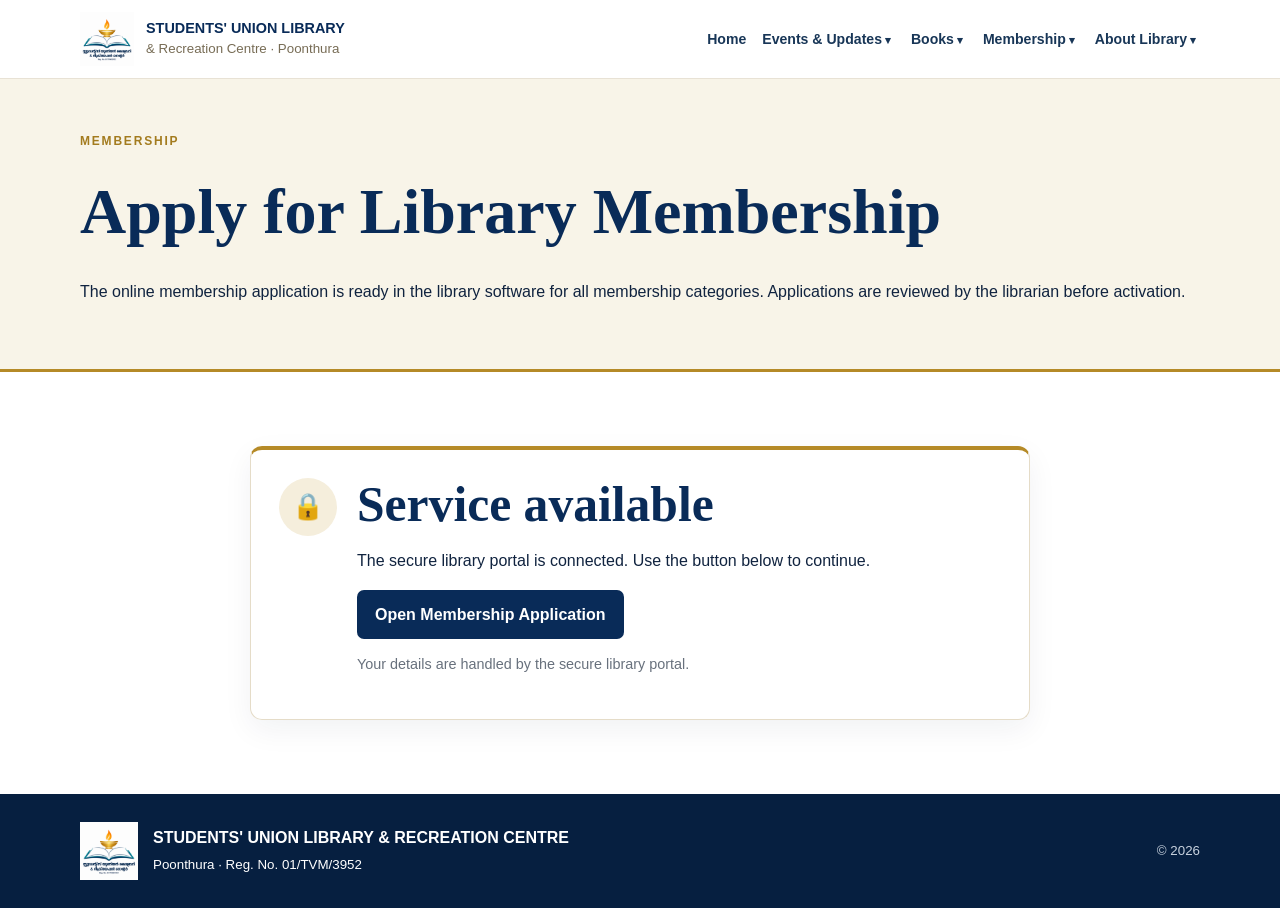
<file: new-member-form.html>
<!DOCTYPE html>

<html>
<head>
<meta charset="utf-8"/>
<meta content="width=device-width,initial-scale=1" name="viewport"/>
<title>Membership Application | STUDENTS' UNION LIBRARY</title>
<link href="styles.css?v=20261030-mobile3" rel="stylesheet"/>
</head>
<body>
<header class="top"><div class="wrap nav">
<a class="identity" href="index.html"><img alt="Library logo" src="library-logo.png.png?v=20261009"/><div><b>STUDENTS' UNION LIBRARY</b><small>&amp; Recreation Centre · Poonthura</small></div></a>
<button aria-label="Menu" class="menu">☰</button>
<nav aria-label="Main navigation"><a href="index.html">Home</a>
<details class="nav-group"><summary>Events &amp; Updates</summary><div class="subnav"><a href="events.html">Events &amp; Programmes</a><a href="notices.html">Library Notices</a><a href="gallery.html">Photo Gallery</a></div></details>
<details class="nav-group"><summary>Books</summary><div class="subnav"><a href="catalogue.html">Book Catalogue</a><a href="index.html#website-books">New &amp; Featured Books</a><a href="digital-library.html">Digital Library</a></div></details>
<details class="nav-group"><summary>Membership</summary><div class="subnav"><a href="index.html#membership-fees">Information &amp; Fees</a><a href="new-member-form.html">Apply for Membership</a><a href="member-login.html">Member Login</a></div></details>
<details class="nav-group"><summary>About Library</summary><div class="subnav"><a href="index.html#library-about">Introduction / പരിചയം</a><a href="index.html#office-bearers">Office Bearers / ഭാരവാഹികൾ</a><a href="index.html#library-information">Opening Hours / സമയം</a><a href="index.html#contact">Contact / ബന്ധപ്പെടുക</a></div></details></nav>
</div></header>
<section class="page-hero"><div class="wrap">
<span class="eyebrow">Membership</span>
<h1>Apply for Library Membership</h1>
<p>The online membership application is ready in the library software for all membership categories. Applications are reviewed by the librarian before activation.</p>
</div></section>
<section class="section"><div class="wrap">
<div class="portal-connect-card">
<div class="portal-status-icon">🔒</div>
<div>
<h2 id="portalTitle">Secure online service</h2>
<p id="portalMessage">Continue to the secure library portal using the button below.</p>
<a class="primary" href="https://sularc1985.pythonanywhere.com/apply-membership" id="portalButton">Open Membership Application</a>
<p class="portal-note">Your details are handled by the secure library portal.</p>
</div>
</div>
</div></section>
<footer><div class="wrap foot"><img alt="" src="library-logo.png.png?v=20261009"/><div><b>STUDENTS' UNION LIBRARY &amp; RECREATION CENTRE</b><br/><small>Poonthura · Reg. No. 01/TVM/3952</small></div><small>© <span data-year=""></span></small></div></footer>
<script src="site.js?v=20261030-mobile3"></script>
<script src="portal-config.js?v=20261013"></script>
<script>
(function(){
  const url = window.SULARC_PORTAL_URL && window.SULARC_PORTAL_URL("membership");
  const btn = document.getElementById("portalButton");
  const msg = document.getElementById("portalMessage");
  const title = document.getElementById("portalTitle");
  if(url){
    btn.href = url;
    btn.classList.remove("portal-disabled");
    btn.removeAttribute("aria-disabled");
    btn.target = "_blank"; btn.rel = "noopener";
    title.textContent = "Service available";
    msg.textContent = "The secure library portal is connected. Use the button below to continue.";
  } else {
    btn.addEventListener("click", function(e){ e.preventDefault(); });
  }
})();
</script>
<script src="website-settings.js"></script></body>
</html>
</file>
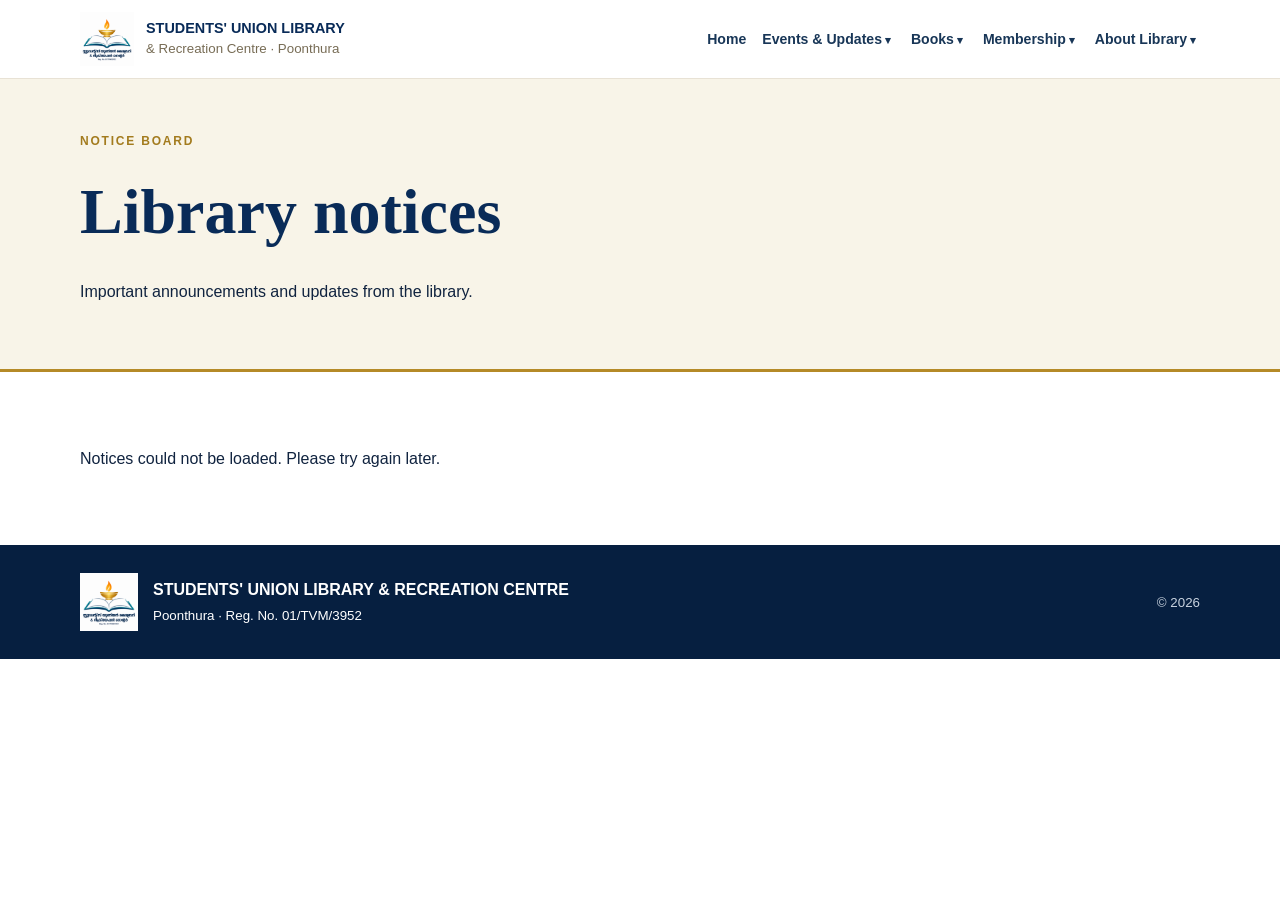
<file: notices.html>
<!DOCTYPE html>

<html>
<head>
<meta charset="utf-8"/><meta content="width=device-width,initial-scale=1" name="viewport"/>
<title>Notices | STUDENTS' UNION LIBRARY</title>
<link href="styles.css?v=20261030-mobile3" rel="stylesheet"/>
</head>
<body>
<header class="top"><div class="wrap nav">
<a class="identity" href="index.html"><img alt="Library logo" src="library-logo.png.png?v=20261009"/><div><b>STUDENTS' UNION LIBRARY</b><small>&amp; Recreation Centre · Poonthura</small></div></a>
<button aria-label="Menu" class="menu">☰</button>
<nav aria-label="Main navigation"><a href="index.html">Home</a>
<details class="nav-group"><summary>Events &amp; Updates</summary><div class="subnav"><a href="events.html">Events &amp; Programmes</a><a href="notices.html">Library Notices</a><a href="gallery.html">Photo Gallery</a></div></details>
<details class="nav-group"><summary>Books</summary><div class="subnav"><a href="catalogue.html">Book Catalogue</a><a href="index.html#website-books">New &amp; Featured Books</a><a href="digital-library.html">Digital Library</a></div></details>
<details class="nav-group"><summary>Membership</summary><div class="subnav"><a href="index.html#membership-fees">Information &amp; Fees</a><a href="new-member-form.html">Apply for Membership</a><a href="member-login.html">Member Login</a></div></details>
<details class="nav-group"><summary>About Library</summary><div class="subnav"><a href="index.html#library-about">Introduction / പരിചയം</a><a href="index.html#office-bearers">Office Bearers / ഭാരവാഹികൾ</a><a href="index.html#library-information">Opening Hours / സമയം</a><a href="index.html#contact">Contact / ബന്ധപ്പെടുക</a></div></details></nav>
</div></header>
<section class="page-hero"><div class="wrap">
<span class="eyebrow">Notice Board</span>
<h1>Library notices</h1>
<p>Important announcements and updates from the library.</p>
</div></section>
<section class="section"><div class="wrap">
<div class="grid-2" id="noticeList"></div>
</div></section>
<footer><div class="wrap foot"><img alt="" src="library-logo.png.png?v=20261009"/><div><b>STUDENTS' UNION LIBRARY &amp; RECREATION CENTRE</b><br/><small>Poonthura · Reg. No. 01/TVM/3952</small></div><small>© <span data-year=""></span></small></div></footer>
<script src="site.js?v=20261030-mobile3"></script>
<script>
const box = document.getElementById('noticeList');

box.textContent = 'Loading notices...';

fetch('https://sularc1985.pythonanywhere.com/api/public/notices')
  .then(response => {
    if (!response.ok) throw new Error('Unable to load notices');
    return response.json();
  })
  .then(data => {
    box.replaceChildren();

    const notices = data.notices || [];

    if (!notices.length) {
      const message = document.createElement('p');
      message.textContent = 'No published notices at present.';
      box.appendChild(message);
      return;
    }

    notices.forEach(n => {
      const article = document.createElement('article');
      article.className = 'notice';

      const category = document.createElement('span');
      category.className = 'badge';
      category.textContent = n.category || 'Notice';

      const title = document.createElement('h3');
      title.textContent = n.title || n.title_ml || '';

      const date = document.createElement('small');
      date.textContent = n.notice_date || '';

      const body = document.createElement('p');
      body.textContent = n.body || '';

      article.append(category, title);

      if (n.title_ml && n.title_ml !== n.title) {
        const malayalamTitle = document.createElement('h4');
        malayalamTitle.textContent = n.title_ml;
        article.appendChild(malayalamTitle);
      }

      article.appendChild(date);

      if (n.body) article.appendChild(body);

      if (n.body_ml) {
        const malayalamBody = document.createElement('p');
        malayalamBody.textContent = n.body_ml;
        article.appendChild(malayalamBody);
      }

      box.appendChild(article);
    });
  })
  .catch(() => {
    box.textContent = 'Notices could not be loaded. Please try again later.';
  });
</script>
</body></html>
</file>
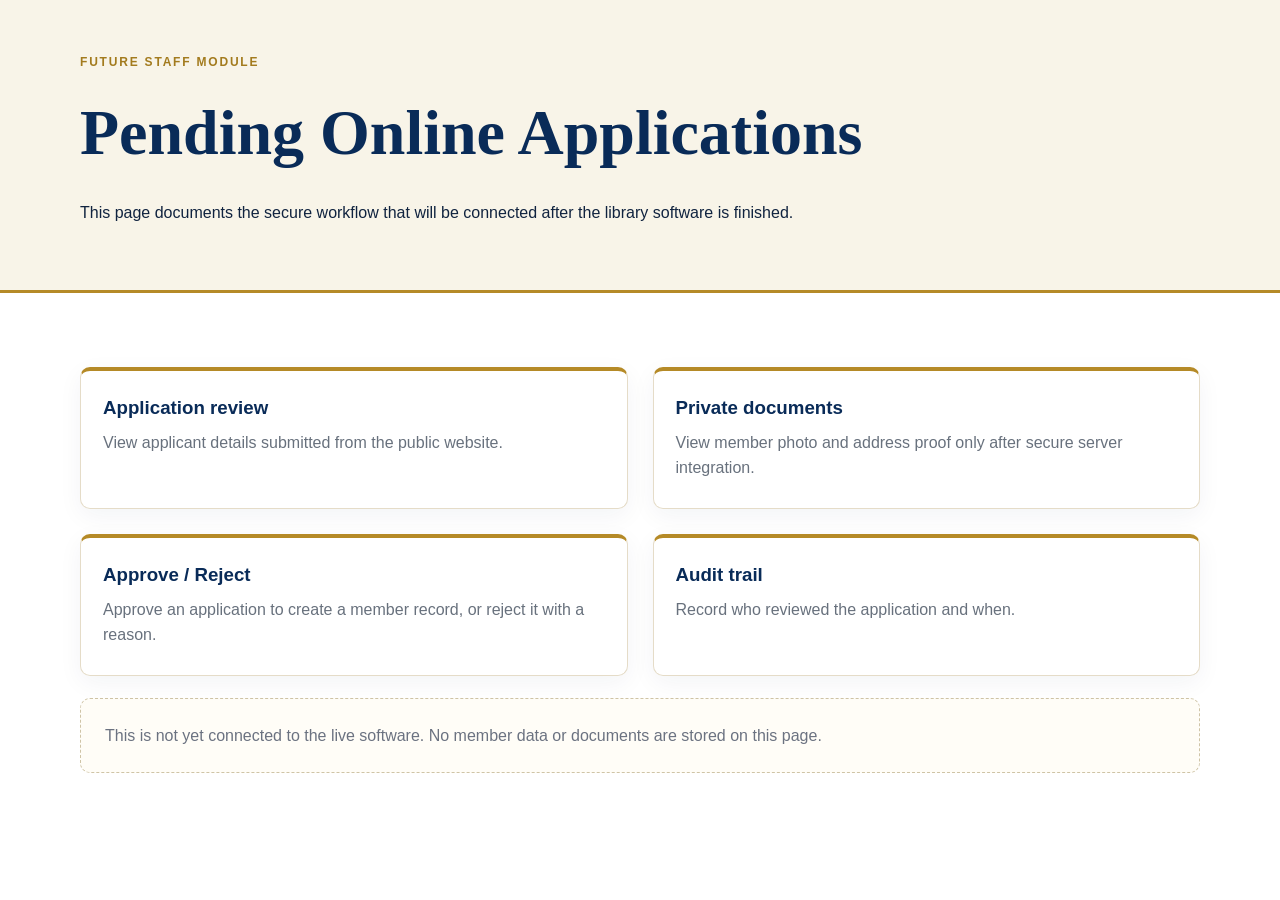
<file: pending-applications.html>
<!doctype html>
<html>
<head>
<meta charset="utf-8">
<meta name="viewport" content="width=device-width,initial-scale=1">
<title>Pending Online Applications - Future Module</title>
<link rel="stylesheet" href="styles.css?v=20261030-mobile3">
</head>
<body>
<section class="page-hero">
  <div class="wrap">
    <span class="eyebrow">Future staff module</span>
    <h1>Pending Online Applications</h1>
    <p>This page documents the secure workflow that will be connected after the library software is finished.</p>
  </div>
</section>

<section class="section">
  <div class="wrap">
    <div class="grid-2">
      <div class="card">
        <h3>Application review</h3>
        <p>View applicant details submitted from the public website.</p>
      </div>
      <div class="card">
        <h3>Private documents</h3>
        <p>View member photo and address proof only after secure server integration.</p>
      </div>
      <div class="card">
        <h3>Approve / Reject</h3>
        <p>Approve an application to create a member record, or reject it with a reason.</p>
      </div>
      <div class="card">
        <h3>Audit trail</h3>
        <p>Record who reviewed the application and when.</p>
      </div>
    </div>

    <div class="empty-state" style="margin-top:22px">
      This is not yet connected to the live software. No member data or documents are stored on this page.
    </div>
  </div>
</section>
</body>
</html>
</file>
<file: styles.css>
*{box-sizing:border-box}html{scroll-behavior:smooth}body{margin:0;font-family:Arial,Helvetica,sans-serif;color:#10233f;background:#fff;line-height:1.6}:root{--navy:#092b58;--navy2:#061f40;--gold:#b58a27;--cream:#f8f4e8;--soft:#f8f6f0;--border:#e5dcc8;--muted:#68717d}.wrap{width:min(1120px,92%);margin:auto}.top{position:sticky;top:0;z-index:20;background:rgba(255,255,255,.97);border-bottom:1px solid #e8e2d5}.nav{min-height:78px;display:flex;align-items:center;justify-content:space-between;gap:20px}.identity{display:flex;align-items:center;gap:12px;text-decoration:none;color:var(--navy)}.identity img{width:54px;height:54px;object-fit:contain}.identity small,.identity b{display:block}.identity small{color:#776c55}.nav nav{display:flex;gap:17px;align-items:center}.nav nav a{text-decoration:none;color:#183657;font-weight:700;font-size:.88rem}.menu{display:none;background:none;border:0;font-size:1.5rem}.hero{background:linear-gradient(135deg,#f8f4e8,#fff 55%,#f3ead0);padding:68px 0;border-bottom:5px solid var(--gold)}.hero-grid{display:grid;grid-template-columns:.7fr 1.3fr;align-items:center;gap:55px}.hero-logo img{width:min(360px,100%)}.tag,.eyebrow{font-size:.75rem;letter-spacing:.15em;font-weight:800;color:#a37b1e;text-transform:uppercase}.hero h1,.page-hero h1,.section h2{font-family:Georgia,serif;color:var(--navy)}.hero h1{font-size:clamp(3rem,7vw,5.2rem);line-height:.98;margin:14px 0 22px}.hero h1 em{color:var(--gold);font-style:normal}.hero p{max-width:690px;color:#5f6470;font-size:1.08rem}.actions{display:flex;gap:12px;flex-wrap:wrap;margin-top:26px}.btn,.primary,.outline{display:inline-block;padding:12px 18px;border-radius:7px;text-decoration:none;font-weight:800;border:0;cursor:pointer}.primary{background:var(--navy);color:#fff}.outline{border:1px solid var(--gold);color:var(--navy);background:#fff}.gold-btn{background:var(--gold);color:#fff}.section{padding:74px 0}.soft{background:var(--soft)}.section h2{font-size:clamp(2rem,4vw,3.1rem);line-height:1.1;margin:9px 0 24px}.grid-2{display:grid;grid-template-columns:1fr 1fr;gap:25px}.grid-3{display:grid;grid-template-columns:repeat(3,1fr);gap:18px}.grid-4{display:grid;grid-template-columns:repeat(4,1fr);gap:18px}.card{background:#fff;border:1px solid var(--border);border-top:4px solid var(--gold);border-radius:10px;padding:22px;box-shadow:0 7px 24px rgba(12,40,75,.05)}.card h3{margin:0 0 7px;color:var(--navy)}.card p{margin:5px 0;color:var(--muted)}.portal-card{display:flex;flex-direction:column;min-height:205px}.portal-card .icon{font-size:1.8rem}.portal-card .btn{margin-top:auto;align-self:flex-start}.stats{display:grid;grid-template-columns:repeat(4,1fr);gap:16px}.stat{background:var(--navy);color:#fff;border-radius:12px;padding:24px}.stat strong{display:block;font-size:2rem;color:#e0bb5c}.stat span{color:#d7e0ea}.notice{border-left:4px solid var(--gold);padding:16px 18px;background:#fff;border:1px solid var(--border);border-left-width:4px;border-radius:8px}.page-hero{background:var(--cream);padding:48px 0;border-bottom:3px solid var(--gold)}.page-hero h1{margin:8px 0;font-size:clamp(2.3rem,5vw,4rem)}form{display:grid;gap:14px}.form-grid{display:grid;grid-template-columns:1fr 1fr;gap:14px}label{font-weight:700;font-size:.9rem}input,select,textarea{width:100%;padding:12px;border:1px solid #b8c1cc;border-radius:7px;font:inherit;background:#fff}textarea{min-height:100px}.empty-state{border:1px dashed #cfc4a6;background:#fffdf7;border-radius:10px;padding:24px;color:#6b7280}.contact-card{background:#faf7ef;border:1px solid var(--border);border-left:4px solid var(--gold);border-radius:10px;padding:20px}.contact-line{display:block;margin:8px 0;color:var(--navy);text-decoration:none;font-weight:700}.quick-links{display:flex;flex-wrap:wrap;gap:10px}.quick-links a{background:#fff;border:1px solid var(--border);padding:10px 12px;border-radius:7px;text-decoration:none;color:var(--navy);font-weight:700}.badge{display:inline-block;padding:4px 8px;border-radius:999px;background:#f1ead7;color:#755713;font-size:.78rem;font-weight:800}footer{background:var(--navy2);color:white;padding:28px 0}.foot{display:flex;align-items:center;gap:15px}.foot img{width:58px;height:58px}.foot>small{margin-left:auto;color:#c9d3df}@media(max-width:900px){.nav nav{display:none;position:absolute;top:78px;left:0;right:0;background:#fff;padding:20px 4%;flex-direction:column;align-items:flex-start}.nav nav.open{display:flex}.menu{display:block}.hero-grid,.grid-2{grid-template-columns:1fr}.hero-logo{text-align:center}.hero-logo img{max-width:280px}.grid-3,.grid-4,.stats{grid-template-columns:repeat(2,1fr)}}@media(max-width:600px){.grid-3,.grid-4,.stats,.form-grid{grid-template-columns:1fr}.identity small{display:none}.hero h1{font-size:3rem}.section{padding:56px 0}.foot{align-items:flex-start}.foot>small{margin-left:0}}
.photo-safety{background:#fff8df;border:1px solid #e6d28d;border-left:4px solid #b58a27;padding:14px 16px;border-radius:8px;color:#5b4b20}
.gallery-placeholder{height:150px;border-radius:8px;background:#f3efe1;display:grid;place-items:center;font-size:2.2rem;margin-bottom:14px}
.gallery-album{min-height:280px}

.gallery-grid{display:grid;grid-template-columns:repeat(2,1fr);gap:6px;margin-bottom:14px}
.gallery-grid img{width:100%;height:130px;object-fit:cover;border-radius:7px;border:1px solid #e5dcc8}
@media(max-width:600px){.gallery-grid img{height:110px}}

.office-grid{display:grid;grid-template-columns:repeat(3,1fr);gap:18px;margin-top:24px}
.office-card{background:#fff;border:1px solid var(--border);border-top:4px solid var(--gold);border-radius:10px;padding:22px;box-shadow:0 7px 24px rgba(12,40,75,.05)}
.office-card span{display:block;color:#8a691c;font-size:.76rem;font-weight:800;letter-spacing:.08em;text-transform:uppercase;margin-bottom:7px}
.office-card h3{margin:0;color:var(--navy);font-family:Georgia,serif;font-size:1.35rem}
.ml-label{font-size:.7em;font-weight:500}
.committee-intro,.committee-note{color:var(--muted)}
.committee-note{margin-top:18px;font-size:.92rem}
@media(max-width:900px){.office-grid{grid-template-columns:repeat(2,1fr)}}
@media(max-width:600px){.office-grid{grid-template-columns:1fr}}

/* Website v13 — public portal integration */
.portal-readiness{background:#edf6ff;border-bottom:1px solid #d4e6f5;padding:14px 0}
.portal-ready-box{display:flex;gap:12px;align-items:center;justify-content:center;text-align:center;flex-wrap:wrap;color:#23415f}
.portal-ready-box strong{color:var(--navy)}
.portal-connect-card{max-width:780px;margin:auto;background:#fff;border:1px solid var(--border);border-top:4px solid var(--gold);border-radius:12px;padding:28px;display:grid;grid-template-columns:auto 1fr;gap:20px;box-shadow:0 10px 30px rgba(12,40,75,.06)}
.portal-status-icon{width:58px;height:58px;border-radius:50%;display:grid;place-items:center;background:#f5eedc;font-size:1.6rem}
.portal-connect-card h2{margin:0 0 8px;color:var(--navy)}
.portal-note{margin-top:14px;color:var(--muted);font-size:.9rem}
.portal-disabled{opacity:.58;cursor:not-allowed;background:#66788b}
@media(max-width:600px){.portal-connect-card{grid-template-columns:1fr}.portal-status-icon{width:48px;height:48px}}
/* Website Books — live book display */
.books-intro{
  max-width:720px;
  margin:-10px 0 28px;
  color:var(--muted);
}

.website-books-grid{
  display:grid;
  grid-template-columns:repeat(3,1fr);
  gap:24px;
  align-items:stretch;
}

.website-books-grid .empty-state{
  grid-column:1/-1;
}

.website-book-card{
  background:#fff;
  border:1px solid var(--border);
  border-radius:12px;
  overflow:hidden;
  box-shadow:0 8px 26px rgba(12,40,75,.07);
  display:flex;
  flex-direction:column;
  min-width:0;
}

.website-book-cover{
  height:310px;
  background:#f5f1e6;
  display:flex;
  align-items:center;
  justify-content:center;
  padding:16px;
  border-bottom:1px solid var(--border);
}

.website-book-cover img{
  display:block;
  width:100%;
  height:100%;
  object-fit:contain;
}

.website-book-cover-empty{
  flex-direction:column;
  gap:8px;
  color:var(--muted);
}

.website-book-cover-empty span{
  font-size:3rem;
}

.website-book-content{
  padding:20px;
  display:flex;
  flex-direction:column;
  flex:1;
}

.website-book-content h3{
  margin:12px 0 6px;
  color:var(--navy);
  font-family:Georgia,serif;
  font-size:1.35rem;
}

.website-book-meta{
  margin:0 0 10px;
  color:#7a6842;
  font-size:.88rem;
  font-weight:700;
}

.website-book-description{
  margin:4px 0 18px;
  color:var(--muted);
  font-size:.95rem;
  line-height:1.6;
}

.website-book-link{
  margin-top:auto;
  align-self:flex-start;
}

@media(max-width:900px){
  .website-books-grid{
    grid-template-columns:repeat(2,1fr);
  }
}

@media(max-width:600px){
  .website-books-grid{
    grid-template-columns:1fr;
  }

  .website-book-cover{
    height:290px;
  }
}

/* Mobile layout refresh: shared public navigation and compact homepage. */
img{max-width:100%}
.identity,.identity>div,.grid-2>div,.grid-3>div,.grid-4>div{min-width:0}
.top{background:#fff}
.menu{color:var(--navy);cursor:pointer;min-width:44px;min-height:44px;flex-shrink:0;border-radius:6px}
a:focus-visible,button:focus-visible{outline:3px solid #876310;outline-offset:4px}
[id]{scroll-margin-top:100px}
@media(max-width:900px){
 .nav{position:relative;gap:12px}
 .nav nav{top:100%;left:-4.35%;right:-4.35%;padding:12px 4%;max-height:calc(100dvh - 90px);overflow-y:auto;border-bottom:1px solid var(--border);box-shadow:0 8px 16px #10233f14}
 .nav nav a{display:block;width:100%;padding:10px 12px;min-height:44px;border-radius:6px}
 .nav nav a:hover{background:var(--soft)}
 .nav nav.open{gap:0}
}
@media(max-width:600px){
 .wrap{width:calc(100% - 32px)}
 .nav{min-height:72px;gap:8px}
 .identity{flex:1;gap:9px}
 .identity img{width:42px;height:42px;flex-shrink:0}
 .identity b{font-size:clamp(.75rem,3.5vw,.95rem);line-height:1.3;overflow-wrap:break-word}
 .menu{font-size:1.5rem;padding:6px}
 .nav nav{left:-16px;right:-16px;max-height:calc(100dvh - 80px)}
 .hero{padding:28px 0 30px;border-bottom-width:3px}
 .hero-grid{gap:18px}
 .home-page .hero-logo{display:none}
 .hero h1{font-size:clamp(2rem,8.5vw,2.7rem);line-height:1.08;margin:12px 0 16px}
 .hero p{font-size:1rem;line-height:1.6;margin:0}
 .hero .actions{display:grid;grid-template-columns:repeat(2,minmax(0,1fr));gap:10px;margin-top:20px}
 .hero .actions a{display:flex;align-items:center;justify-content:center;text-align:center;min-height:48px;padding:10px 8px;font-size:.9rem;line-height:1.35}
 .section{padding:32px 0}
 .section h2{font-size:1.8rem;line-height:1.2;margin:8px 0 18px}
 .page-hero{padding:28px 0}
 .page-hero h1{font-size:2rem;overflow-wrap:break-word}
 .card,.contact-card,.office-card{padding:16px}
 .card h3{font-size:1.05rem}
 .card p{font-size:.95rem;line-height:1.6}
 .grid-2{gap:24px}
 .stats{grid-template-columns:repeat(2,minmax(0,1fr));gap:10px}
 .stat{padding:16px 12px;border-radius:9px;min-width:0}
 .stat strong{font-size:1.75rem;line-height:1.3}
 .stat span{display:block;font-size:.85rem;line-height:1.4;margin-top:5px}
 #statistics-status{font-size:.8rem;margin-bottom:0}
 .office-grid{grid-template-columns:repeat(2,minmax(0,1fr));gap:10px}
 .office-card{padding:13px}
 .office-card h3{font-size:1.1rem}
 .office-card span{font-size:.65rem;letter-spacing:.03em}
 .contact-line{overflow-wrap:anywhere}
 .foot{flex-wrap:wrap;gap:12px;font-size:.85rem}
 .foot>div{flex:1;min-width:0}
 .foot>small{width:100%}
 .website-books-grid{gap:14px}
 .website-book-cover{height:220px}
 .website-book-content{padding:16px}
 .books-intro{margin:0 0 18px;font-size:.95rem}
}
@media(prefers-reduced-motion:reduce){html{scroll-behavior:auto}}

/* Swipeable published content: native touch scroll, keyboard and arrow buttons. */
.rail-heading{display:flex;align-items:center;justify-content:space-between;gap:16px;margin-bottom:16px}
.rail-heading h2{margin:0}
.rail-heading>a{flex-shrink:0;color:var(--navy);font-size:.9rem;font-weight:bold}
.content-rail,.website-books-grid.content-rail{display:flex;gap:16px;overflow-x:auto;scroll-snap-type:x mandatory;padding:3px 2px 14px;scroll-padding-inline:2px;overscroll-behavior-x:contain;scrollbar-width:thin}
.content-rail>*{flex:0 0 calc((100% - 32px)/3);min-width:0;scroll-snap-align:start}
.content-rail>.empty-state{flex-basis:100%;margin:0}
.content-rail .rail-card{padding:20px;border:1px solid var(--border);border-top:3px solid var(--gold);border-radius:10px;background:white;display:flex;flex-direction:column;overflow-wrap:anywhere}
.rail-card h3{font-size:1.15rem;line-height:1.45;margin:8px 0;color:var(--navy)}
.rail-card h4{font-size:1rem;margin:0 0 8px}
.rail-card p{font-size:.95rem;color:var(--muted);margin:8px 0;display:-webkit-box;-webkit-line-clamp:3;-webkit-box-orient:vertical;overflow:hidden}
.rail-card .rail-photo{width:100%;height:180px;object-fit:cover;border-radius:6px;margin-bottom:10px}
.rail-card .rail-photo-placeholder{height:120px;background:var(--soft);display:grid;place-items:center;font-size:2rem}
.rail-card>a{margin-top:auto;padding-top:12px;color:var(--navy);font-weight:bold}
.rail-controls{display:flex;justify-content:flex-end;gap:8px;align-items:center;margin:6px 0 0}
.rail-controls[hidden]{display:none}
.rail-controls span{margin-right:auto;font-size:.8rem;color:var(--muted)}
.rail-controls button{min-width:44px;min-height:44px;border:1px solid var(--border);background:white;color:var(--navy);border-radius:7px;font-size:1.4rem;cursor:pointer}
.rail-controls button:disabled{opacity:.35;cursor:default}
.content-rail:focus-visible{outline:3px solid var(--gold);outline-offset:3px}
@media(max-width:900px){.content-rail>*{flex-basis:calc((100% - 16px)/2)}}
@media(max-width:600px){.content-rail>*{flex-basis:86%}.rail-heading{gap:10px;align-items:flex-start}.rail-heading h2{font-size:1.5rem}.rail-heading>a{padding-top:5px;font-size:.8rem}.content-rail .rail-card{padding:16px}.content-rail .website-book-cover{height:200px}}

/* Five primary sections, with native accessible disclosure sub-navigation. */
.nav-group{position:relative;color:#183657;font-weight:700;font-size:.88rem}
.nav-group>summary{cursor:pointer;list-style:none;padding:12px 4px;min-height:44px;white-space:nowrap}
.nav-group>summary::-webkit-details-marker{display:none}
.nav-group>summary::after{content:' ▾';font-size:.75em}
.nav-group[open]>summary::after{content:' ▴'}
.subnav{position:absolute;top:100%;right:0;width:260px;padding:8px;background:#fff;border:1px solid var(--border);border-radius:8px;box-shadow:0 8px 22px #10233f20;z-index:25}
.nav .subnav a{display:block;padding:10px 12px;font-size:.85rem;line-height:1.5;white-space:normal;border-radius:5px}
.nav .subnav a:hover{background:var(--soft)}
summary:focus-visible{outline:3px solid #876310;outline-offset:2px}
@media(min-width:901px){.identity{max-width:430px}.identity b{font-size:.9rem;line-height:1.35}.nav nav{gap:12px}}
@media(max-width:900px){
 .nav nav>.nav-group{width:100%;border-top:1px solid #ece7dc}
 .nav-group>summary{padding:12px;display:flex;justify-content:space-between;align-items:center}
 .subnav{position:static;width:100%;border:0;border-radius:0;box-shadow:none;padding:0 8px 10px 18px;background:var(--soft)}
 .nav .subnav a{font-weight:500;font-size:.9rem;padding:11px 12px}
}
</file>
